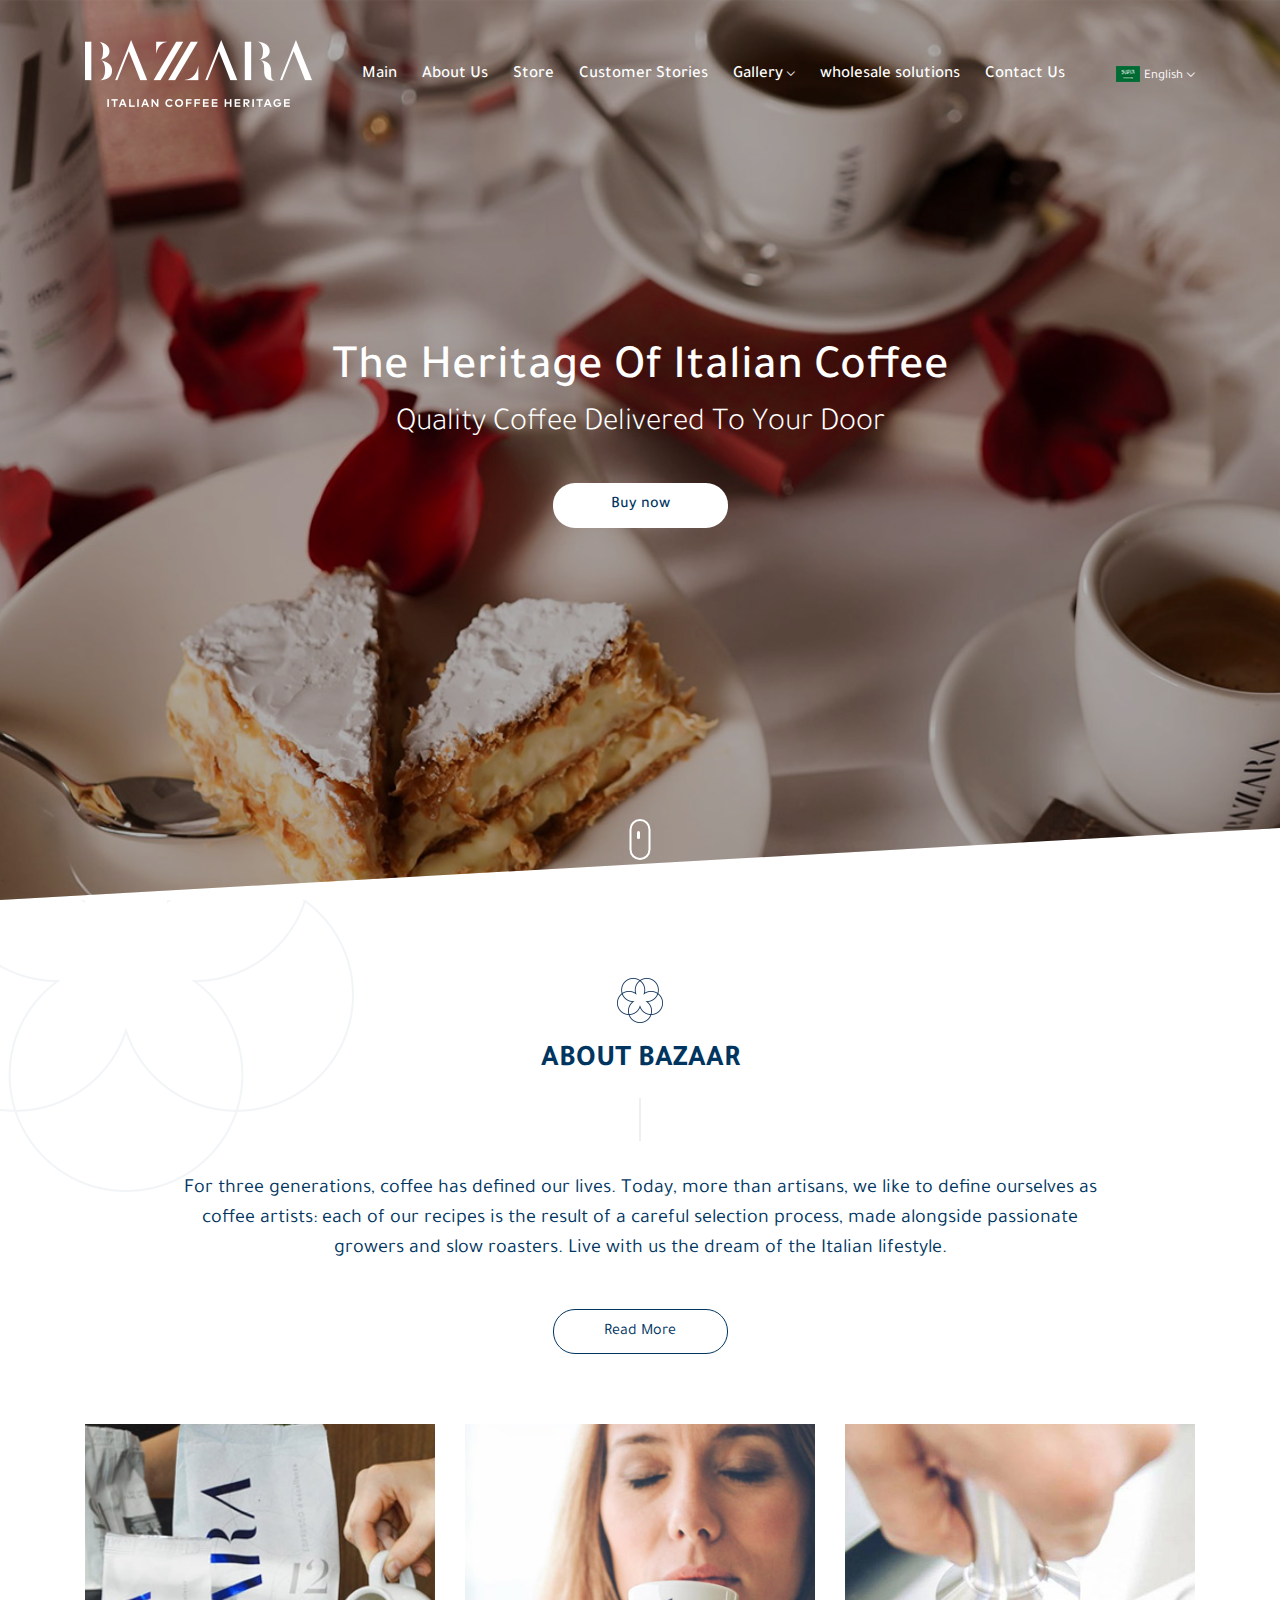
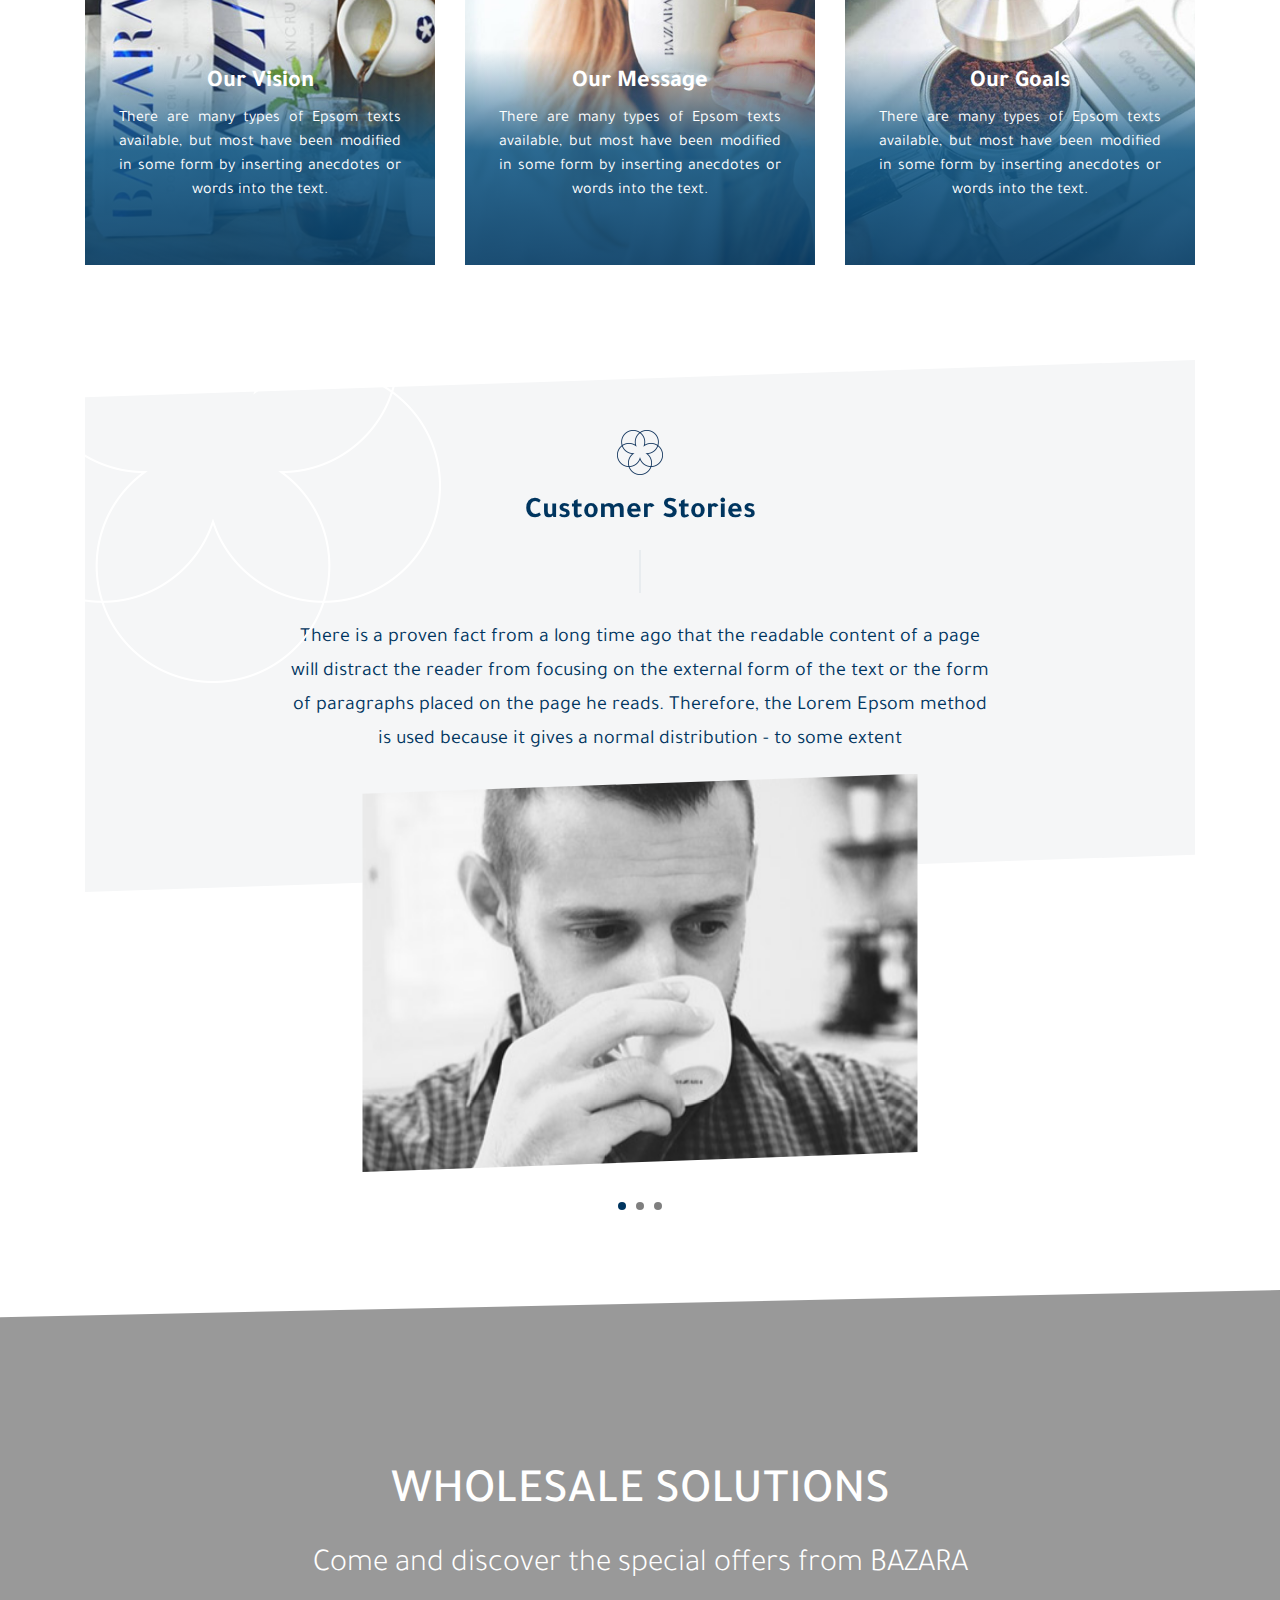
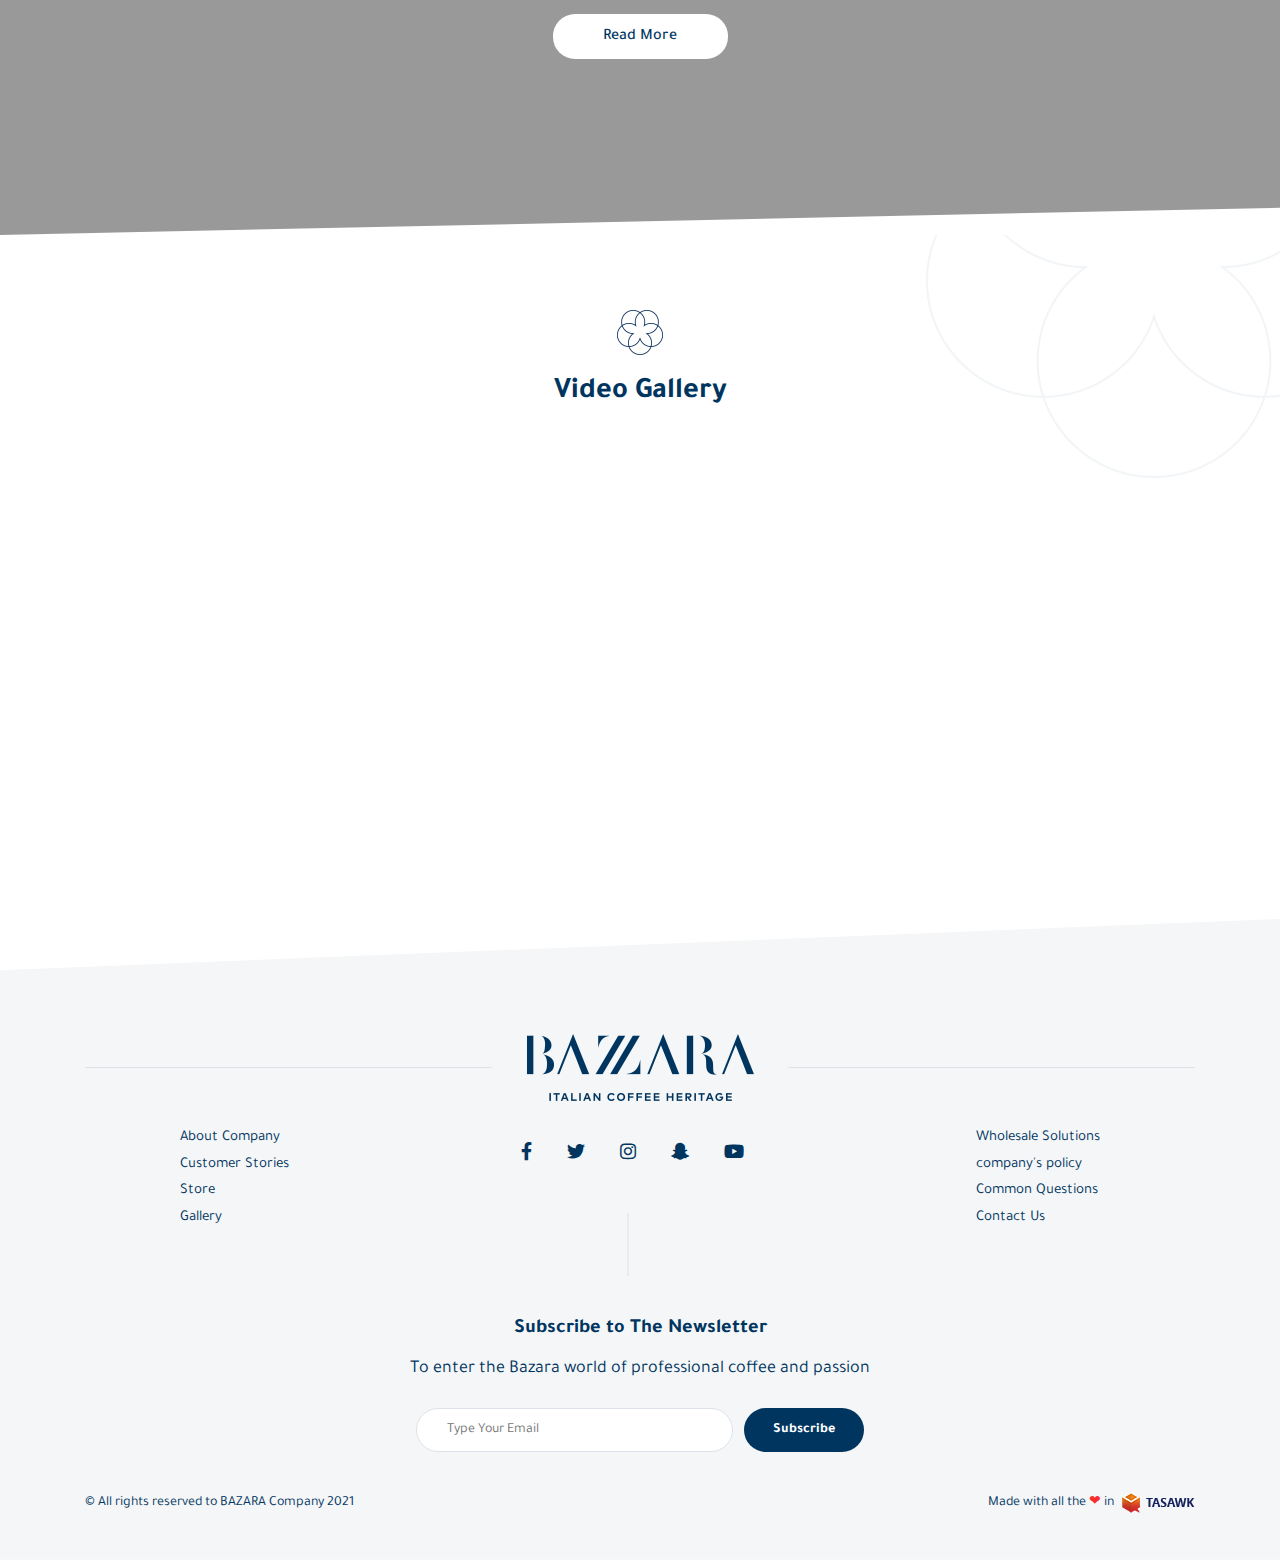
<file: index.html>
<!doctype html>
<html lang="en" dir="ltr">

<head>
    <meta charset="utf-8">
    <meta http-equiv="X-UA-Compatible" content="IE=edge">
    <meta name="viewport" content="width=device-width, initial-scale=1">
    <title>BAZARA</title>
    <link rel="icon" href="images/fav.png" type="image/png">
    <link rel="stylesheet" href="css/all.min.css">
    <link rel="stylesheet" href="css/fontawesome.min.css">
    <link rel="stylesheet" href="css/bootstrap.min.css">
    <link rel="stylesheet" href="css/fonts.css">
    <link rel="stylesheet" href="css/animate.css">
    <link rel="stylesheet" href="css/Linearicons.css">
    <link rel="stylesheet" href="css/swiper.min.css">
    <link rel="stylesheet" href="css/style.css">
</head>

<body>
    <!-- header section -->
    <header>
        <div class="top-header">
            <div class="container">
                <div class="nav-header plus-class">
                    <figure class="img-logo">
                        <a href="#"><img src="images/logo.png" class="img-fluid"></a>
                    </figure>
                    <div class="navgition">
                        <div class="nav-head">
                            <div class="container">
                                <div class="first-head">
                                    <figure><img src="images/logo.png" alt="img-logo"></figure>
                                    <a class="fixall close-btn">
                                        <span class="lnr lnr-cross"></span>
                                    </a>
                                </div>
                            </div>
                        </div>
                        <ul class="big-menu list-unstyled">
                            <li>
                                <a href="#">
                                    Main
                                </a>
                            </li>
                            <li>
                                <a href="#">
                                    About Us
                                </a>
                            </li>
                            <li>
                                <a href="#">
                                    Store
                                </a>
                            </li>
                            <li>
                                <a href="#">
                                    Customer Stories
                                </a>
                            </li>
                            <li class="dropdown">
                                <a href="#">Gallery</a>
                                <ul class="dropdown-content list-unstyled">
                                    <li><a href="#">moka</a></li>
                                    <li><a href="#">moka</a></li>
                                </ul>              
                            </li>
                            <li>
                                <a href="#">
                                    wholesale solutions
                                </a>
                            </li>
                            <li>
                                <a href="#">
                                    Contact Us
                                </a>
                            </li> 
                        </ul>
                        <div class="lang-section hide-big">
                            <img src="images/lang.png" alt="lang-img">
                            <div class="dropdown">
                                <span class="lang-word chevron-down">English</span>
                                <div class="dropdown-content">
                                    <a class="cat-drop" href="index.html">English</a>
                                    <a class="cat-drop" href="index-ar.html">العربيه</a>
                                </div>
                            </div>
                        </div>
                    </div>
                    <div class="show-icons">
                        <a class="menu-bars fixall" id="menu-id" href="#!">
                            <span class="lnr lnr-menu"></span>
                        </a>
                    </div>
                    <div class="lang-section">
                        <img src="images/lang.png" alt="lang-img">
                        <div class="dropdown">
                            <span class="lang-word chevron-down">English</span>
                            <div class="dropdown-content">
                                <a class="cat-drop" href="index.html">English</a>
                                <a class="cat-drop" href="index-ar.html">العربيه</a>
                            </div>
                        </div>
                    </div>
                </div>
            </div>
        </div> 
        <div class="header-caption">
            <figure class="figure-main">
                <img src="images/slider-img.jpg" alt="main-img">
            </figure>
            <div class="main-content">
                <div class="container">
                    <h1 class="main-h">The heritage of Italian coffee</h1>
                    <p class="main-p">Quality coffee delivered to your door</p>
                    <button class="main-button">Buy now</button>
                </div>
            </div>
            <button class="header-scroll-down-butt" id="scroll-to-about-section"></button>            
        </div>
    </header>
    <!-- header section     -->
    <!-- about us section   -->
    <div class="about-section" id="about-us">
        <div class="container">
            <div class="about-us">
                <figure>
                    <img src="images/section-img.png" alt="section-logo">
                </figure>
                <h2 class="about-h">About Bazaar</h2>
                <p class="about-p">
                    For three generations, coffee has defined our lives.
                     Today, more than artisans, we like to define ourselves as coffee artists: 
                     each of our recipes is the result of a careful selection process,
                      made alongside passionate growers and slow roasters.
                     Live with us the dream of the Italian lifestyle.
                <p>
                <button class="about-button">Read More</button>
            </div>
        </div>
    </div>
    <!-- about us section   -->
    <!-- box section -->
    <section class="box-section">
        <div class="container">
            <div class="row">
                <div class="col-lg-4">  
                    <a class="box-link" href="#">
                        <div class="box-cont">
                            <figure class="box-figure">
                                <img class="box-img" alt="box-image" src="images/box-img.jpg">
                            </figure>
                            <div class="box-caption">
                                <h3 class="box-h">Our Vision</h3>
                                <p class="box-p">
                                    There are many types of Epsom texts available, 
                                    but most have been modified in some form by inserting anecdotes or words into the text.
                                </p>
                            </div>
                        </div>
                    </a>                    
                </div>
                <div class="col-lg-4">  
                    <a class="box-link" href="#">
                        <div class="box-cont">
                            <figure class="box-figure">
                                <img class="box-img" alt="box-image" src="images/box-img2.jpg">
                            </figure>
                            <div class="box-caption">
                                <h3 class="box-h">Our Message</h3>
                                <p class="box-p">
                                    There are many types of Epsom texts available, 
                                    but most have been modified in some form by inserting anecdotes or words into the text.
                                </p>
                            </div>
                        </div>
                    </a>                    
                </div>
                <div class="col-lg-4">  
                    <a class="box-link" href="#">
                        <div class="box-cont">
                            <figure class="box-figure">
                                <img class="box-img" alt="box-image" src="images/box-img3.jpg">
                            </figure>
                            <div class="box-caption">
                                <h3 class="box-h">Our Goals</h3>
                                <p class="box-p">
                                    There are many types of Epsom texts available, 
                                    but most have been modified in some form by inserting anecdotes or words into the text.
                                </p>
                            </div>
                        </div>
                    </a>                    
                </div>      
            </div>
        </div>
    </section>
    <!-- box section -->
    <!-- section image-details -->
    <div class="section-details">
        <div class="container">
            <div class="details-container">
                <div class="details-head">
                    <img src="images/section-img.png" class="section-logo" alt="section-logo">
                    <h2 class="details-h">Customer Stories</h2>
                </div>
                <div class="details-slider">
                    <div class="swiper-container">
                        <div class="swiper-wrapper">
                            <div class="swiper-slide">            
                                <div class="details-box">
                                    <div class="details-cont">
                                        <span class="details-span">
                                            There is a proven fact from a long time ago that the readable content of a page will 
                                            distract the reader from focusing on the external form of the text or the form of paragraphs placed on the page he reads. Therefore, 
                                            the Lorem Epsom method is used because it gives a normal distribution - to some extent
                                        </span>
                                    </div>
                                    <div class="details-aspect">
                                        <div class="image-details">
                                            <img src="images/sliders-img.jpg" class="thumbnailll" alt="image">
                                        </div>
                                    </div>
                                </div>
                            </div>  
                            <div class="swiper-slide">            
                                <div class="details-box">
                                    <div class="details-cont">
                                        <span class="details-span">
                                            There is a proven fact from a long time ago that the readable content of a page will 
                                            distract the reader from focusing on the external form of the text or the form of paragraphs placed on the page he reads. Therefore, 
                                            the Lorem Epsom method is used because it gives a normal distribution - to some extent
                                        </span>
                                    </div>
                                    <div class="details-aspect">
                                        <div class="image-details">
                                            <img src="images/sliders-img.jpg" class="thumbnailll" alt="image">
                                        </div>
                                    </div>
                                </div>
                            </div>
                            <div class="swiper-slide">            
                                <div class="details-box">
                                    <div class="details-cont">
                                        <span class="details-span">
                                            There is a proven fact from a long time ago that the readable content of a page will 
                                            distract the reader from focusing on the external form of the text or the form of paragraphs placed on the page he reads. Therefore, 
                                            the Lorem Epsom method is used because it gives a normal distribution - to some extent
                                        </span>
                                    </div>
                                    <div class="details-aspect">
                                        <div class="image-details">
                                            <img src="images/sliders-img.jpg" class="thumbnailll" alt="image">
                                        </div>
                                    </div>
                                </div>
                            </div>    
                        </div>
                    </div>
                    <div class="swiper-pagination"></div>
                </div> 
            </div>                
        </div>
    </div>
    <!-- section image-details -->
    <!-- big-image section -->
    <section>
        <div class="big-image" style="background-image: url('images/big-img.jpg')">
            <div class="container">
                <div class="big-cont">
                    <h2 class="big-h">Wholesale solutions</h2>
                    <p class="big-p">Come and discover the special offers from BAZARA</p>
                    <button class="big-button">Read More</button>
                </div>
            </div>
        </div>       
    </section>
    <!-- big-image section -->  
    <!-- video-section    -->
    <section class="video-section">
        <div class="container">
            <div class="video-cont">
                <figure>
                    <img src="images/section-img.png" alt="section-logo">
                </figure>
                <h2 class="video-h">Video Gallery</h2>
            </div>
            <div class="specials-slider products-slider wow fadeIn" data-wow-delay="0.2s">
                <div class="swiper-container">
                  <div class="swiper-wrapper">
                    <div class="swiper-slide">
                      <div class="product">
                        <a href="#!" class="pro-img">
                          <img src="images/vid-1.jpg" class="img-responsive">
                        </a>
                        <span class="hint">
                          <i class="fas fa-play"></i>
                        </span>
                      </div>
                    </div>
                    <div class="swiper-slide">
                      <div class="product">
                        <a href="#!" class="pro-img">
                          <img src="images/vid-2.jpg" class="img-responsive">
                        </a>
                        <span class="hint">
                          <i class="fas fa-play"></i>
                        </span>
                      </div>
                    </div>
                    <div class="swiper-slide">
                      <div class="product">
                        <a href="#!" class="pro-img">
                          <img src="images/vid-3.jpg" class="img-responsive">
                        </a>
                        <span class="hint">
                          <i class="fas fa-play"></i>
                        </span>
                      </div>
                    </div>
                    <div class="swiper-slide">
                      <div class="product">
                        <a href="#!" class="pro-img">
                          <img src="images/vid-1.jpg" class="img-responsive">
                        </a>
                        <span class="hint">
                          <i class="fas fa-play"></i>
                        </span>
                      </div>
                    </div>
                  </div>
                </div>
        
                <div class="swiper-pagination"></div>
        
                <div class="swiper-btn-next swiper-btn"><span class="lnr lnr-chevron-left"></span></div>
                <div class="swiper-btn-prev swiper-btn"><span class="lnr lnr-chevron-right"></span></div>
              </div>
        </div>
    </section>
    <!-- video-section    -->
    <!-- footer section -->
    <footer>
        <div class="container">
            <div class="first-footer">
                <img src="images/logo.png" alt="footer-logo" class="img-fluid">
            </div>  
            <div class="second-footer">
                <div class="nav-foot-cont first-order">
                    <ul class="nav-foot list-unstyled">
                        <li>
                            <a href="#">About Company</a>
                        </li>
                        <li>
                            <a href="#">Customer Stories</a>
                        </li>
                        <li>
                            <a href="#">Store</a>
                        </li>
                        <li>
                            <a href="#">Gallery</a>
                        </li>
                    </ul>
                </div>
                <div class="social">
                    <a href="#" class="social-link">
                        <i class="fab fa-facebook-f"></i>
                    </a>
                    <a href="#" class="social-link">
                        <i class="fab fa-twitter"></i>
                    </a>
                    <a href="#" class="social-link">
                        <i class="fab fa-instagram"></i>
                    </a>
                    <a href="#" class="social-link">
                        <i class="fab fa-snapchat-ghost"></i>
                    </a>
                    <a href="#" class="social-link">
                        <i class="fab fa-youtube"></i>
                    </a>
                </div>
                <div class="nav-foot-cont second-order">
                    <ul class="nav-foot list-unstyled">
                        <li>
                            <a href="#">Wholesale Solutions</a>
                        </li>
                        <li>
                            <a href="#">company's policy</a>
                        </li>
                        <li>
                            <a href="#">Common Questions</a>
                        </li>
                        <li>
                            <a href="#">Contact Us</a>
                        </li>
                    </ul>
                </div>
            </div>
            <div class="newsletter">
                <h3 class="news-h">Subscribe to The Newsletter</h3>
                <span class="news-p">To enter the Bazara world of professional coffee and passion</span>
                <form action="">
                    <input type="email" name="txtemail" value="" class="newsletter-input"placeholder="Type Your Email">
                    <button type="submit" class="newsletter-button">Subscribe</button>
                </form>
            </div> 
            <div class="third-footer">
                <div class="copy-right"> © All rights reserved to BAZARA Company 2021 </div>
                <span class="design-text"><span class="desgin-p">Made with all the <span class="red-heart">&#x2764;</span> in </span>
                    <a href="#"><img src="images/tasawk-en.png" class="taswak" alt="taswak"></a>
                </span>
            </div>  
        </div>
    </footer>            

    <!-- footer section -->
    <!-- overlay -->
    <div class="overlay-box"></div>
    <div class="overlay-box2"></div>
    <!-- overlay -->
    <script src="js/jquery-3.4.1.min.js"></script>
    <script src="js/bootstrap.min.js"></script>
    <script src="js/swiper.min.js"></script>
    <script src="js/simpleParallax.js"></script>
    <script src="js/wow.min.js"></script>
    <script src="js/script.js"></script>

</body>

</html>
</file>
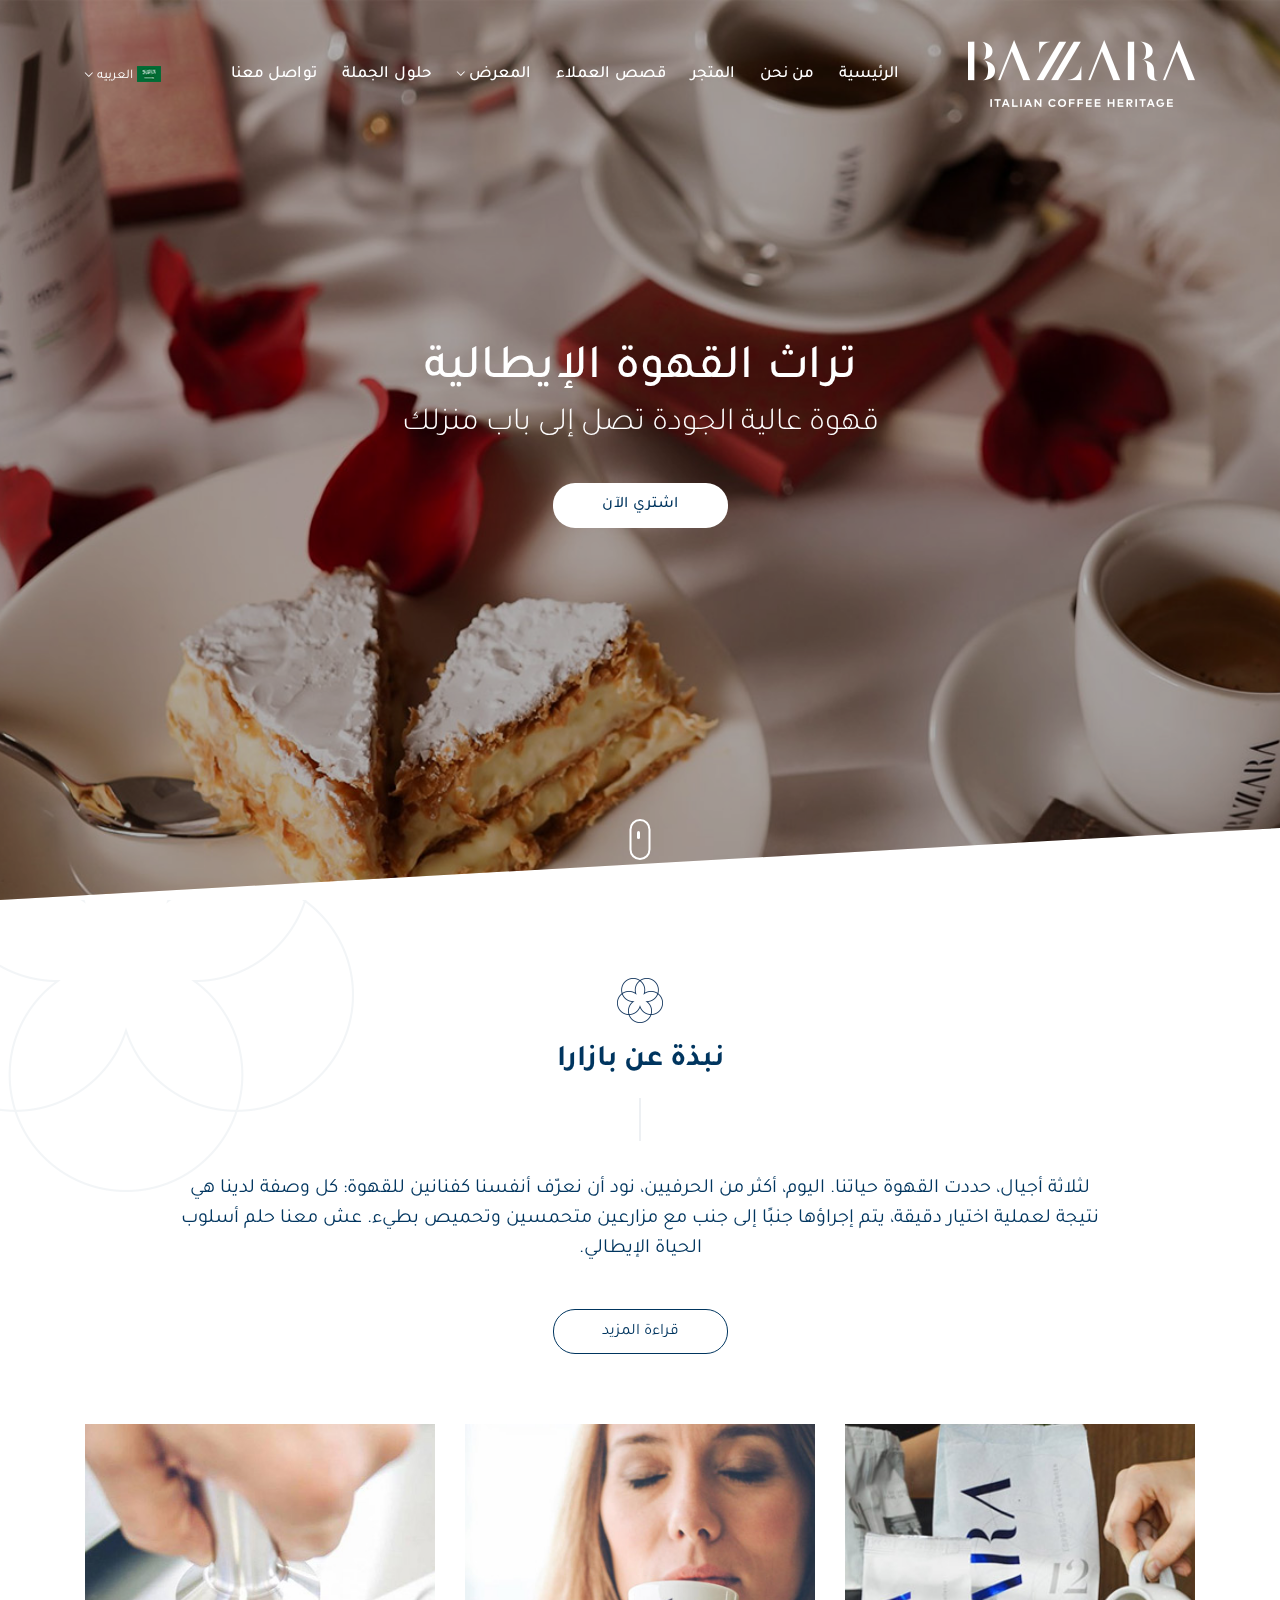
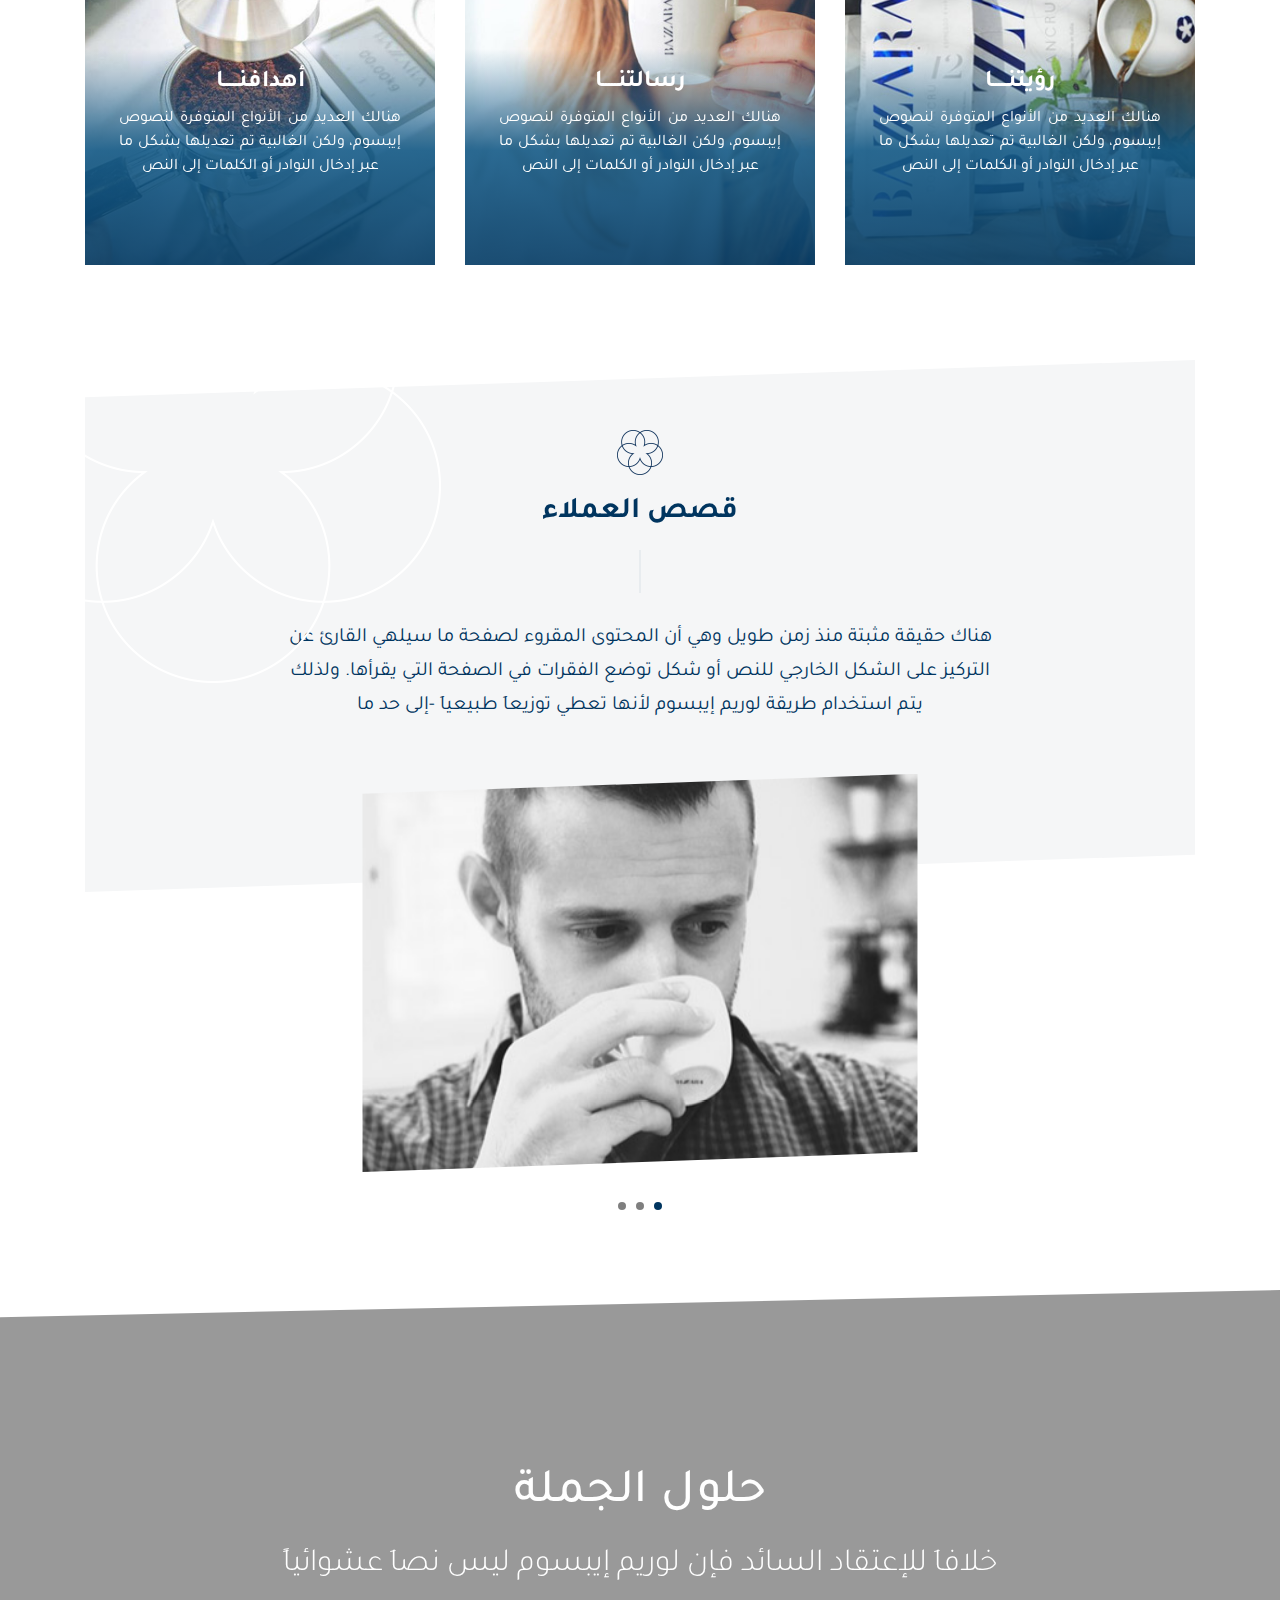
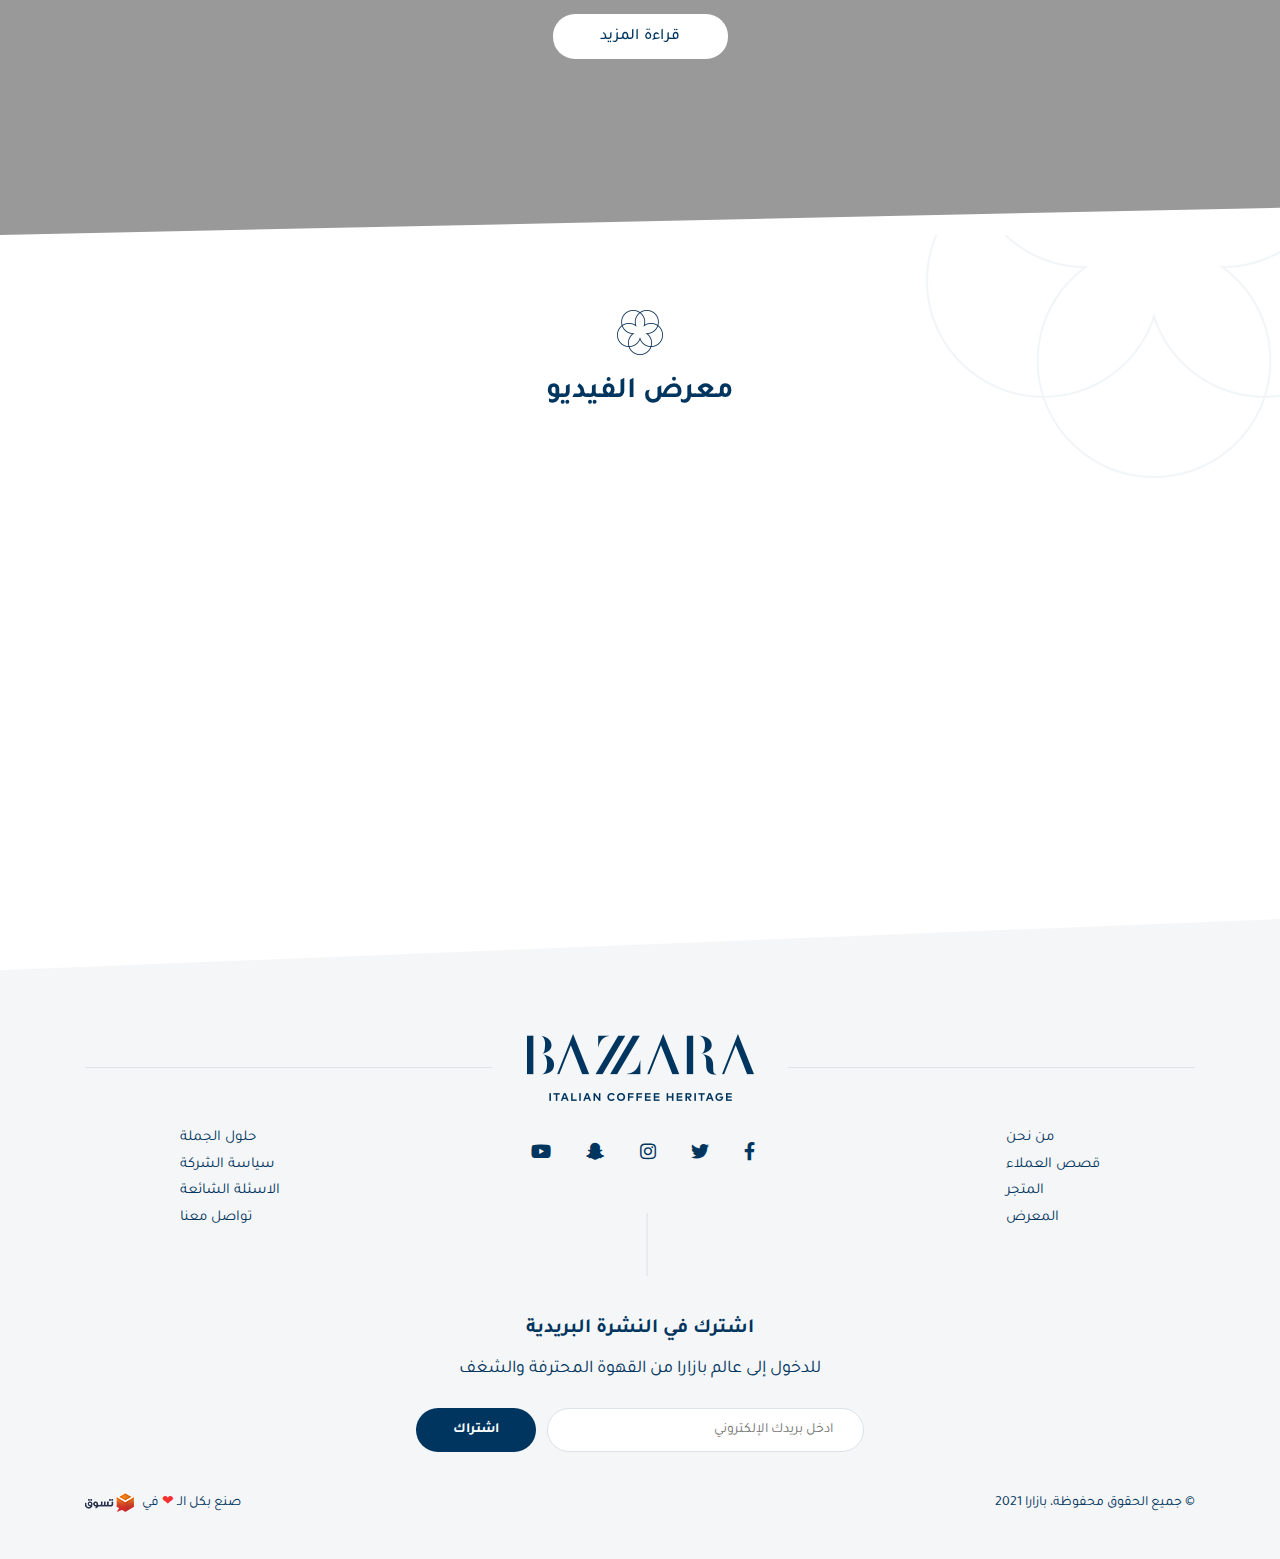
<file: index-ar.html>
<!doctype html>
<html lang="ar" dir="rtl">

<head>
    <meta charset="utf-8">
    <meta http-equiv="X-UA-Compatible" content="IE=edge">
    <meta name="viewport" content="width=device-width, initial-scale=1">
    <title>BAZARA</title>
    <link rel="icon" href="images/fav.png" type="image/png">
    <link rel="stylesheet" href="css/all.min.css">
    <link rel="stylesheet" href="css/fontawesome.min.css">
    <link rel="stylesheet" href="css/bootstrap.min.css">
    <link rel="stylesheet" href="css/bootstrap-rtl.min.css">
    <link rel="stylesheet" href="css/fonts.css">
    <link rel="stylesheet" href="css/animate.css">
    <link rel="stylesheet" href="css/Linearicons.css">
    <link rel="stylesheet" href="css/swiper.min.css">
    <link rel="stylesheet" href="css/style.css">
</head>

<body>
    <!-- header section -->
    <header>
        <div class="top-header">
            <div class="container">
                <div class="nav-header plus-class">
                    <figure class="img-logo">
                        <a href="#"><img src="images/logo.png" class="img-fluid"></a>
                    </figure>
                    <div class="navgition">
                        <div class="nav-head">
                            <div class="container">
                                <div class="first-head">
                                    <figure><img src="images/logo.png" alt="img-logo"></figure>
                                    <a class="fixall close-btn">
                                        <span class="lnr lnr-cross"></span>
                                    </a>
                                </div>
                            </div>
                        </div>
                        <ul class="big-menu list-unstyled">
                            <li>
                                <a href="#">
                                    الرئيسية
                                </a>
                            </li>
                            <li>
                                <a href="#">
                                    من نحن
                                </a>
                            </li>
                            <li>
                                <a href="#">
                                    المتجر
                                </a>
                            </li>
                            <li>
                                <a href="#">
                                    قصص العملاء
                                </a>
                            </li>
                            <li class="dropdown">
                                <a href="#">المعرض</a>
                                <ul class="dropdown-content list-unstyled">
                                    <li><a href="#">moka</a></li>
                                    <li><a href="#">moka</a></li>
                                </ul>              
                            </li>
                            <li>
                                <a href="#">
                                    حلول الجملة
                                </a>
                            </li>
                            <li>
                                <a href="#">
                                    تواصل معنا
                                </a>
                            </li>  
                        </ul>
                        <div class="lang-section hide-big">
                            <img src="images/lang.png" alt="lang-img">
                            <div class="dropdown">
                                <span class="lang-word chevron-down">العربيه</span>
                                <div class="dropdown-content">
                                    <a class="cat-drop" href="index-ar.html">العربيه</a>
                                    <a class="cat-drop" href="index.html">ُEnglish</a>
                                </div>
                            </div>
                        </div>
                    </div>
                    <div class="show-icons">
                        <a class="menu-bars fixall" id="menu-id" href="#!">
                            <span class="lnr lnr-menu"></span>
                        </a>
                    </div>
                    <div class="lang-section">
                        <img src="images/lang.png" alt="lang-img">
                        <div class="dropdown">
                            <span class="lang-word chevron-down">العربيه</span>
                            <div class="dropdown-content">
                                <a class="cat-drop" href="index-ar.html">العربيه</a>
                                <a class="cat-drop" href="index.html">English</a>
                            </div>
                        </div>
                    </div>
                </div>
            </div>
        </div> 
        <div class="header-caption">
            <figure class="figure-main">
                <img src="images/slider-img.jpg" alt="main-img">
            </figure>
            <div class="main-content">
                <div class="container">
                    <h1 class="main-h">تراث القهوة الإيطالية</h1>
                    <p class="main-p">قهوة عالية الجودة تصل إلى باب منزلك</p>
                    <button class="main-button">اشتري الآن</button>
                </div>
            </div>
            <button class="header-scroll-down-butt" id="scroll-to-about-section"></button>            
        </div>
    </header>
    <!-- header section     -->
    <!-- about us section   -->
    <div class="about-section" id="about-us">
        <div class="container">
            <div class="about-us">
                <figure>
                    <img src="images/section-img.png" alt="section-logo">
                </figure>
                <h2 class="about-h">نبذة عن بازارا</h2>
                <p class="about-p">
                    لثلاثة أجيال، حددت القهوة حياتنا. اليوم، أكثر من الحرفيين،
                     نود أن نعرّف أنفسنا كفنانين للقهوة: كل وصفة لدينا هي نتيجة لعملية اختيار دقيقة، يتم إجراؤها جنبًا إلى جنب مع مزارعين متحمسين وتحميص بطيء. عش معنا حلم أسلوب الحياة الإيطالي.
                <p>
                <button class="about-button">قراءة المزيد</button>
            </div>
        </div>
    </div>
    <!-- about us section   -->
    <!-- box section -->
    <section class="box-section">
        <div class="container">
            <div class="row">
                <div class="col-lg-4">  
                    <a class="box-link" href="#">
                        <div class="box-cont">
                            <figure class="box-figure">
                                <img class="box-img" alt="box-image" src="images/box-img.jpg">
                            </figure>
                            <div class="box-caption">
                                <h3 class="box-h">رؤيتنـــــا</h3>
                                <p class="box-p">
                                    هنالك العديد من الأنواع المتوفرة لنصوص إيبسوم،
                                     ولكن الغالبية تم تعديلها بشكل ما عبر إدخال النوادر أو الكلمات إلى النص
                                </p>
                            </div>
                        </div>
                    </a>                    
                </div>
                <div class="col-lg-4">  
                    <a class="box-link" href="#">
                        <div class="box-cont">
                            <figure class="box-figure">
                                <img class="box-img" alt="box-image" src="images/box-img2.jpg">
                            </figure>
                            <div class="box-caption">
                                <h3 class="box-h">رسالتنـــــا</h3>
                                <p class="box-p">
                                    هنالك العديد من الأنواع المتوفرة لنصوص إيبسوم،
                                     ولكن الغالبية تم تعديلها بشكل ما عبر إدخال النوادر أو الكلمات إلى النص
                                </p>
                            </div>
                        </div>
                    </a>                    
                </div>
                <div class="col-lg-4">  
                    <a class="box-link" href="#">
                        <div class="box-cont">
                            <figure class="box-figure">
                                <img class="box-img" alt="box-image" src="images/box-img3.jpg">
                            </figure>
                            <div class="box-caption">
                                <h3 class="box-h">أهدافنـــــا</h3>
                                <p class="box-p">
                                    هنالك العديد من الأنواع المتوفرة لنصوص إيبسوم،
                                     ولكن الغالبية تم تعديلها بشكل ما عبر إدخال النوادر أو الكلمات إلى النص
                                </p>
                            </div>
                        </div>
                    </a>                    
                </div>      
            </div>
        </div>
    </section>
    <!-- box section -->
    <!-- section image-details -->
    <div class="section-details">
        <div class="container">
            <div class="details-container">
                <div class="details-head">
                    <img src="images/section-img.png" class="section-logo" alt="section-logo">
                    <h2 class="details-h">قصص العملاء</h2>
                </div>
                <div class="details-slider">
                    <div class="swiper-container">
                        <div class="swiper-wrapper">
                            <div class="swiper-slide">            
                                <div class="details-box">
                                    <div class="details-cont">
                                        <span class="details-span">
                                            هناك حقيقة مثبتة منذ زمن طويل وهي أن المحتوى المقروء لصفحة ما سيلهي القارئ عن التركيز على الشكل الخارجي للنص أو شكل توضع الفقرات في الصفحة التي يقرأها.
                                             ولذلك يتم استخدام طريقة لوريم إيبسوم لأنها تعطي توزيعاَ طبيعياَ -إلى حد ما
                                        </span>
                                    </div>
                                    <div class="details-aspect">
                                        <div class="image-details">
                                            <img src="images/sliders-img.jpg" class="thumbnailll" alt="image">
                                        </div>
                                    </div>
                                </div>
                            </div>  
                            <div class="swiper-slide">            
                                <div class="details-box">
                                    <div class="details-cont">
                                        <span class="details-span">
                                            هناك حقيقة مثبتة منذ زمن طويل وهي أن المحتوى المقروء لصفحة ما سيلهي القارئ عن التركيز على الشكل الخارجي للنص أو شكل توضع الفقرات في الصفحة التي يقرأها.
                                             ولذلك يتم استخدام طريقة لوريم إيبسوم لأنها تعطي توزيعاَ طبيعياَ -إلى حد ما
                                        </span>
                                    </div>
                                    <div class="details-aspect">
                                        <div class="image-details">
                                            <img src="images/sliders-img.jpg" class="thumbnailll" alt="image">
                                        </div>
                                    </div>
                                </div>
                            </div>
                            <div class="swiper-slide">            
                                <div class="details-box">
                                    <div class="details-cont">
                                        <span class="details-span">
                                            هناك حقيقة مثبتة منذ زمن طويل وهي أن المحتوى المقروء لصفحة ما سيلهي القارئ عن التركيز على الشكل الخارجي للنص أو شكل توضع الفقرات في الصفحة التي يقرأها.
                                             ولذلك يتم استخدام طريقة لوريم إيبسوم لأنها تعطي توزيعاَ طبيعياَ -إلى حد ما
                                        </span>
                                    </div>
                                    <div class="details-aspect">
                                        <div class="image-details">
                                            <img src="images/sliders-img.jpg" class="thumbnailll" alt="image">
                                        </div>
                                    </div>
                                </div>
                            </div>    
                        </div>
                    </div>
                    <div class="swiper-pagination"></div>
                </div>
            </div>            
        </div>
    </div>
    <!-- section image-details -->
    <!-- big-image section -->
    <section>
        <div class="big-image" style="background-image: url('images/big-img.jpg')">
            <div class="container">
                <div class="big-cont">
                    <h2 class="big-h">حلول الجملة</h2>
                    <p class="big-p">خلافاَ للإعتقاد السائد فإن لوريم إيبسوم ليس نصاَ عشوائياً</p>
                    <button class="big-button">قراءة المزيد</button>
                </div>
            </div>
        </div>       
    </section>
    <!-- big-image section -->  
    <!-- video-section    -->
    <section class="video-section">
        <div class="container">
            <div class="video-cont">
                <figure>
                    <img src="images/section-img.png" alt="section-logo">
                </figure>
                <h2 class="video-h">معرض الفيديو</h2>
            </div>
            <div class="specials-slider products-slider wow fadeIn" data-wow-delay="0.2s">
                <div class="swiper-container">
                  <div class="swiper-wrapper">
                    <div class="swiper-slide">
                      <div class="product">
                        <a href="#!" class="pro-img">
                          <img src="images/vid-1.jpg" class="img-responsive">
                        </a>
                        <span class="hint">
                          <i class="fas fa-play"></i>
                        </span>
                      </div>
                    </div>
                    <div class="swiper-slide">
                      <div class="product">
                        <a href="#!" class="pro-img">
                          <img src="images/vid-2.jpg" class="img-responsive">
                        </a>
                        <span class="hint">
                          <i class="fas fa-play"></i>
                        </span>
                      </div>
                    </div>
                    <div class="swiper-slide">
                      <div class="product">
                        <a href="#!" class="pro-img">
                          <img src="images/vid-3.jpg" class="img-responsive">
                        </a>
                        <span class="hint">
                          <i class="fas fa-play"></i>
                        </span>
                      </div>
                    </div>
                    <div class="swiper-slide">
                      <div class="product">
                        <a href="#!" class="pro-img">
                          <img src="images/vid-1.jpg" class="img-responsive">
                        </a>
                        <span class="hint">
                          <i class="fas fa-play"></i>
                        </span>
                      </div>
                    </div>
                  </div>
                </div>
        
                <div class="swiper-pagination"></div>
        
                <div class="swiper-btn-next swiper-btn"><span class="lnr lnr-chevron-left"></span></div>
                <div class="swiper-btn-prev swiper-btn"><span class="lnr lnr-chevron-right"></span></div>
              </div>
        </div>
    </section>
    <!-- video-section    -->
    <!-- footer section -->
    <footer>
        <div class="container">
            <div class="first-footer">
                <img src="images/logo.png" alt="footer-logo" class="img-fluid">
            </div>  
            <div class="second-footer">
                <div class="nav-foot-cont first-order">
                    <ul class="nav-foot list-unstyled">
                        <li>
                            <a href="#">من نحن</a>
                        </li>
                        <li>
                            <a href="#">قصص العملاء</a>
                        </li>
                        <li>
                            <a href="#">المتجر</a>
                        </li>
                        <li>
                            <a href="#">المعرض</a>
                        </li>
                    </ul>
                </div>
                <div class="social">
                    <a href="#" class="social-link">
                        <i class="fab fa-facebook-f"></i>
                    </a>
                    <a href="#" class="social-link">
                        <i class="fab fa-twitter"></i>
                    </a>
                    <a href="#" class="social-link">
                        <i class="fab fa-instagram"></i>
                    </a>
                    <a href="#" class="social-link">
                        <i class="fab fa-snapchat-ghost"></i>
                    </a>
                    <a href="#" class="social-link">
                        <i class="fab fa-youtube"></i>
                    </a>
                </div>
                <div class="nav-foot-cont second-order">
                    <ul class="nav-foot list-unstyled">
                        <li>
                            <a href="#">حلول الجملة</a>
                        </li>
                        <li>
                            <a href="#">سياسة الشركة</a>
                        </li>
                        <li>
                            <a href="#">الاسئلة الشائعة</a>
                        </li>
                        <li>
                            <a href="#">تواصل معنا</a>
                        </li>
                    </ul>
                </div>
            </div>
            <div class="newsletter">
                <h3 class="news-h">اشترك في النشرة البريدية</h3>
                <span class="news-p">للدخول إلى عالم بازارا من القهوة المحترفة والشغف</span>
                <form action="">
                    <input type="email" name="txtemail" value="" class="newsletter-input"placeholder="ادخل بريدك الإلكتروني">
                    <button type="submit" class="newsletter-button">اشتراك</button>
                </form>
            </div> 
            <div class="third-footer">
                <div class="copy-right"> © جميع الحقوق محفوظة، بازارا 2021 </div>
                <span class="design-text"><span class="desgin-p">صنع بكل الـ <span class="red-heart">&#x2764;</span> في </span>
                    <a href="#"><img src="images/tasawk.png" class="taswak" alt="taswak"></a>
                </span>
            </div>  
        </div>
    </footer>            

    <!-- footer section -->
    <!-- overlay -->
    <div class="overlay-box"></div>
    <div class="overlay-box2"></div>
    <!-- overlay -->
    <script src="js/jquery-3.4.1.min.js"></script>
    <script src="js/bootstrap.min.js"></script>
    <script src="js/swiper.min.js"></script>
    <script src="js/simpleParallax.js"></script>
    <script src="js/wow.min.js"></script>
    <script src="js/script.js"></script>

</body>

</html>
</file>
<file: css/fonts.css>
@font-face {
    font-family: "TajawalExtraLight";
    src: url("../webfonts/Tajawal/Tajawal-ExtraLight.woff2") format("woff2"), url("../webfonts/Tajawal/Tajawal-ExtraLight.woff") format("woff"), url("../webfonts/Tajawal/Tajawal-ExtraLight.ttf") format("truetype");
    font-weight: 200;
    font-style: normal;
}

@font-face {
    font-family: "TajawalLight";
    src: url("../webfonts/Tajawal/Tajawal-Light.woff2") format("woff2"), url("../webfonts/Tajawal/Tajawal-Light.woff") format("woff"), url("../webfonts/Tajawal/Tajawal-Light.ttf") format("truetype");
    font-weight: 300;
    font-style: normal;
}

@font-face {
    font-family: "TajawalRegular";
    src: url("../webfonts/Tajawal/Tajawal-Regular.woff2") format("woff2"), url("../webfonts/Tajawal/Tajawal-Regular.woff") format("woff"), url("../webfonts/Tajawal/Tajawal-Regular.ttf") format("truetype");
    font-weight: 400;
    font-style: normal;
}

@font-face {
    font-family: "TajawalMedium";
    src: url("../webfonts/Tajawal/Tajawal-Medium.woff2") format("woff2"), url("../webfonts/Tajawal/Tajawal-Medium.woff") format("woff"), url("../webfonts/Tajawal/Tajawal-Medium.ttf") format("truetype");
    font-weight: 500;
    font-style: normal;
}

@font-face {
    font-family: "TajawalBold";
    src: url("../webfonts/Tajawal/Tajawal-Bold.woff2") format("woff2"), url("../webfonts/Tajawal/Tajawal-Bold.woff") format("woff"), url("../webfonts/Tajawal/Tajawal-Bold.ttf") format("truetype");
    font-weight: 700;
    font-style: normal;
}

@font-face {
    font-family: "TajawalExtraBold";
    src: url("../webfonts/Tajawal/Tajawal-ExtraBold.woff2") format("woff2"), url("../webfonts/Tajawal/Tajawal-ExtraBold.woff") format("woff"), url("../webfonts/Tajawal/Tajawal-ExtraBold.ttf") format("truetype");
    font-weight: 800;
    font-style: normal;
}

@font-face {
    font-family: "TajawalBlack";
    src: url("../webfonts/Tajawal/Tajawal-Black.woff2") format("woff2"), url("../webfonts/Tajawal/Tajawal-Black.woff") format("woff"), url("../webfonts/Tajawal/Tajawal-Black.ttf") format("truetype");
    font-weight: 900;
    font-style: normal;
}
</file>
<file: css/Linearicons.css>
@font-face {
	font-family: 'Linearicons-Free';
	 src: url('../webfonts/Linearicons/Linearicons-Free.eot?w118d');
     src: url('../webfonts/Linearicons/Linearicons-Free.eot?#iefixw118d') format('embedded-opentype'),
          url('../webfonts/Linearicons/Linearicons-Free.woff2?w118d') format('woff2'),
          url('../webfonts/Linearicons/Linearicons-Free.woff?w118d') format('woff'), url('../webfonts/Linearicons/Linearicons-Free.ttf?w118d')             format('truetype'), 
          url('../webfonts/Linearicons/Linearicons-Free.svg?w118d#Linearicons-Free') format('svg');;
	font-weight: normal;
	font-style: normal;
}

.lnr {
	font-family: 'Linearicons-Free';
	speak: none;
	font-style: normal;
	font-weight: normal;
	font-variant: normal;
	text-transform: none;
	line-height: 1;

	/* Better Font Rendering =========== */
	-webkit-font-smoothing: antialiased;
	-moz-osx-font-smoothing: grayscale;
}

.lnr-home:before {
	content: "\e800";
}
.lnr-apartment:before {
	content: "\e801";
}
.lnr-pencil:before {
	content: "\e802";
}
.lnr-magic-wand:before {
	content: "\e803";
}
.lnr-drop:before {
	content: "\e804";
}
.lnr-lighter:before {
	content: "\e805";
}
.lnr-poop:before {
	content: "\e806";
}
.lnr-sun:before {
	content: "\e807";
}
.lnr-moon:before {
	content: "\e808";
}
.lnr-cloud:before {
	content: "\e809";
}
.lnr-cloud-upload:before {
	content: "\e80a";
}
.lnr-cloud-download:before {
	content: "\e80b";
}
.lnr-cloud-sync:before {
	content: "\e80c";
}
.lnr-cloud-check:before {
	content: "\e80d";
}
.lnr-database:before {
	content: "\e80e";
}
.lnr-lock:before {
	content: "\e80f";
}
.lnr-cog:before {
	content: "\e810";
}
.lnr-trash:before {
	content: "\e811";
}
.lnr-dice:before {
	content: "\e812";
}
.lnr-heart:before {
	content: "\e813";
}
.lnr-star:before {
	content: "\e814";
}
.lnr-star-half:before {
	content: "\e815";
}
.lnr-star-empty:before {
	content: "\e816";
}
.lnr-flag:before {
	content: "\e817";
}
.lnr-envelope:before {
	content: "\e818";
}
.lnr-paperclip:before {
	content: "\e819";
}
.lnr-inbox:before {
	content: "\e81a";
}
.lnr-eye:before {
	content: "\e81b";
}
.lnr-printer:before {
	content: "\e81c";
}
.lnr-file-empty:before {
	content: "\e81d";
}
.lnr-file-add:before {
	content: "\e81e";
}
.lnr-enter:before {
	content: "\e81f";
}
.lnr-exit:before {
	content: "\e820";
}
.lnr-graduation-hat:before {
	content: "\e821";
}
.lnr-license:before {
	content: "\e822";
}
.lnr-music-note:before {
	content: "\e823";
}
.lnr-film-play:before {
	content: "\e824";
}
.lnr-camera-video:before {
	content: "\e825";
}
.lnr-camera:before {
	content: "\e826";
}
.lnr-picture:before {
	content: "\e827";
}
.lnr-book:before {
	content: "\e828";
}
.lnr-bookmark:before {
	content: "\e829";
}
.lnr-user:before {
	content: "\e82a";
}
.lnr-users:before {
	content: "\e82b";
}
.lnr-shirt:before {
	content: "\e82c";
}
.lnr-store:before {
	content: "\e82d";
}
.lnr-cart:before {
	content: "\e82e";
}
.lnr-tag:before {
	content: "\e82f";
}
.lnr-phone-handset:before {
	content: "\e830";
}
.lnr-phone:before {
	content: "\e831";
}
.lnr-pushpin:before {
	content: "\e832";
}
.lnr-map-marker:before {
	content: "\e833";
}
.lnr-map:before {
	content: "\e834";
}
.lnr-location:before {
	content: "\e835";
}
.lnr-calendar-full:before {
	content: "\e836";
}
.lnr-keyboard:before {
	content: "\e837";
}
.lnr-spell-check:before {
	content: "\e838";
}
.lnr-screen:before {
	content: "\e839";
}
.lnr-smartphone:before {
	content: "\e83a";
}
.lnr-tablet:before {
	content: "\e83b";
}
.lnr-laptop:before {
	content: "\e83c";
}
.lnr-laptop-phone:before {
	content: "\e83d";
}
.lnr-power-switch:before {
	content: "\e83e";
}
.lnr-bubble:before {
	content: "\e83f";
}
.lnr-heart-pulse:before {
	content: "\e840";
}
.lnr-construction:before {
	content: "\e841";
}
.lnr-pie-chart:before {
	content: "\e842";
}
.lnr-chart-bars:before {
	content: "\e843";
}
.lnr-gift:before {
	content: "\e844";
}
.lnr-diamond:before {
	content: "\e845";
}
.lnr-linearicons:before {
	content: "\e846";
}
.lnr-dinner:before {
	content: "\e847";
}
.lnr-coffee-cup:before {
	content: "\e848";
}
.lnr-leaf:before {
	content: "\e849";
}
.lnr-paw:before {
	content: "\e84a";
}
.lnr-rocket:before {
	content: "\e84b";
}
.lnr-briefcase:before {
	content: "\e84c";
}
.lnr-bus:before {
	content: "\e84d";
}
.lnr-car:before {
	content: "\e84e";
}
.lnr-train:before {
	content: "\e84f";
}
.lnr-bicycle:before {
	content: "\e850";
}
.lnr-wheelchair:before {
	content: "\e851";
}
.lnr-select:before {
	content: "\e852";
}
.lnr-earth:before {
	content: "\e853";
}
.lnr-smile:before {
	content: "\e854";
}
.lnr-sad:before {
	content: "\e855";
}
.lnr-neutral:before {
	content: "\e856";
}
.lnr-mustache:before {
	content: "\e857";
}
.lnr-alarm:before {
	content: "\e858";
}
.lnr-bullhorn:before {
	content: "\e859";
}
.lnr-volume-high:before {
	content: "\e85a";
}
.lnr-volume-medium:before {
	content: "\e85b";
}
.lnr-volume-low:before {
	content: "\e85c";
}
.lnr-volume:before {
	content: "\e85d";
}
.lnr-mic:before {
	content: "\e85e";
}
.lnr-hourglass:before {
	content: "\e85f";
}
.lnr-undo:before {
	content: "\e860";
}
.lnr-redo:before {
	content: "\e861";
}
.lnr-sync:before {
	content: "\e862";
}
.lnr-history:before {
	content: "\e863";
}
.lnr-clock:before {
	content: "\e864";
}
.lnr-download:before {
	content: "\e865";
}
.lnr-upload:before {
	content: "\e866";
}
.lnr-enter-down:before {
	content: "\e867";
}
.lnr-exit-up:before {
	content: "\e868";
}
.lnr-bug:before {
	content: "\e869";
}
.lnr-code:before {
	content: "\e86a";
}
.lnr-link:before {
	content: "\e86b";
}
.lnr-unlink:before {
	content: "\e86c";
}
.lnr-thumbs-up:before {
	content: "\e86d";
}
.lnr-thumbs-down:before {
	content: "\e86e";
}
.lnr-magnifier:before {
	content: "\e86f";
}
.lnr-cross:before {
	content: "\e870";
}
.lnr-menu:before {
	content: "\e871";
}
.lnr-list:before {
	content: "\e872";
}
.lnr-chevron-up:before {
	content: "\e873";
}
.lnr-chevron-down:before {
	content: "\e874";
}
.lnr-chevron-left:before {
	content: "\e875";
}
.lnr-chevron-right:before {
	content: "\e876";
}
.lnr-arrow-up:before {
	content: "\e877";
}
.lnr-arrow-down:before {
	content: "\e878";
}
.lnr-arrow-left:before {
	content: "\e879";
}
.lnr-arrow-right:before {
	content: "\e87a";
}
.lnr-move:before {
	content: "\e87b";
}
.lnr-warning:before {
	content: "\e87c";
}
.lnr-question-circle:before {
	content: "\e87d";
}
.lnr-menu-circle:before {
	content: "\e87e";
}
.lnr-checkmark-circle:before {
	content: "\e87f";
}
.lnr-cross-circle:before {
	content: "\e880";
}
.lnr-plus-circle:before {
	content: "\e881";
}
.lnr-circle-minus:before {
	content: "\e882";
}
.lnr-arrow-up-circle:before {
	content: "\e883";
}
.lnr-arrow-down-circle:before {
	content: "\e884";
}
.lnr-arrow-left-circle:before {
	content: "\e885";
}
.lnr-arrow-right-circle:before {
	content: "\e886";
}
.lnr-chevron-up-circle:before {
	content: "\e887";
}
.lnr-chevron-down-circle:before {
	content: "\e888";
}
.lnr-chevron-left-circle:before {
	content: "\e889";
}
.lnr-chevron-right-circle:before {
	content: "\e88a";
}
.lnr-crop:before {
	content: "\e88b";
}
.lnr-frame-expand:before {
	content: "\e88c";
}
.lnr-frame-contract:before {
	content: "\e88d";
}
.lnr-layers:before {
	content: "\e88e";
}
.lnr-funnel:before {
	content: "\e88f";
}
.lnr-text-format:before {
	content: "\e890";
}
.lnr-text-format-remove:before {
	content: "\e891";
}
.lnr-text-size:before {
	content: "\e892";
}
.lnr-bold:before {
	content: "\e893";
}
.lnr-italic:before {
	content: "\e894";
}
.lnr-underline:before {
	content: "\e895";
}
.lnr-strikethrough:before {
	content: "\e896";
}
.lnr-highlight:before {
	content: "\e897";
}
.lnr-text-align-left:before {
	content: "\e898";
}
.lnr-text-align-center:before {
	content: "\e899";
}
.lnr-text-align-right:before {
	content: "\e89a";
}
.lnr-text-align-justify:before {
	content: "\e89b";
}
.lnr-line-spacing:before {
	content: "\e89c";
}
.lnr-indent-increase:before {
	content: "\e89d";
}
.lnr-indent-decrease:before {
	content: "\e89e";
}
.lnr-pilcrow:before {
	content: "\e89f";
}
.lnr-direction-ltr:before {
	content: "\e8a0";
}
.lnr-direction-rtl:before {
	content: "\e8a1";
}
.lnr-page-break:before {
	content: "\e8a2";
}
.lnr-sort-alpha-asc:before {
	content: "\e8a3";
}
.lnr-sort-amount-asc:before {
	content: "\e8a4";
}
.lnr-hand:before {
	content: "\e8a5";
}
.lnr-pointer-up:before {
	content: "\e8a6";
}
.lnr-pointer-right:before {
	content: "\e8a7";
}
.lnr-pointer-down:before {
	content: "\e8a8";
}
.lnr-pointer-left:before {
	content: "\e8a9";
}
</file>
<file: css/style.css>
body {
    font-family: 'Work Sans', sans-serif;
    box-sizing: border-box;
    margin: 0;
    padding: 0;
    background-color: #ffffff;
}
.overflow{
    overflow: hidden;
}

/*style scroll bar*/
/* width */
::-webkit-scrollbar {
    width: 6px;
  }
  
  /* Track */
  ::-webkit-scrollbar-track {
    background: #fff; 
  }
   
  /* Handle */
  ::-webkit-scrollbar-thumb {
    background: #00355f; 
  }
  
  /* Handle on hover */
  ::-webkit-scrollbar-thumb:hover {
    background: #000; 
  }
  /*                          header section                     */
  /*                          dropdown                            */
.dropdown {
    position: relative;
    display: inline-block;
    transition: all 0.3s ease-in-out;
}
  
  /* Dropdown Content (Hidden by Default) */
.dropdown-content {
    /* display: none; */
    visibility: hidden;
    opacity: 0;
    position: absolute;
    background-color: #fff;
    color: #616161;
    text-align: center;
    min-width: 120px;
    box-shadow: 0px 0px 15px 0px rgba(0,0,0,0.1);
    border-radius: 5px;
    z-index: 5;
    left: 50%;
    top: 32px;
    transform: translateX(-50%);
    padding: 4px 0 4px;
    transition: all 0.3s ease-in-out;
}

.dropdown-content::before {
    content: '';
    display: block;
    width: 0;
    height: 0;
    border-left: 8px solid transparent;
    border-right: 8px solid transparent;
    border-bottom: 8px solid #fff;
    position: absolute;
    top: -8px;
    left: 50%;
    transform: translateX(-50%);
    transition: 0.3s;
    opacity: 1;
}  
  
/* Links inside the dropdown */
.dropdown-content a {
    color: #616161;
    padding: 4px 0 4px;
    text-decoration: none;
    display: block;
    font-family: "TajawalMedium";
    font-size: 13px;   
    transition: all .3s ease-in-out;
}  
.dropdown-content a:hover{
    color: #286090;/*hover*/
} 


  /* Show the dropdown menu on hover */
.dropdown:hover .dropdown-content {
    /* display: block; */
    visibility: visible;
    opacity: 1;    
}
.chevron-down{
    /* line-height: 38px;also height of div */
    cursor: pointer;
    transition: all 0.3s ease-in-out;
}

.nav-header .dropdown>a::after,
.chevron-down::after {
    content: "\e874";
    font-family: "Linearicons-Free";
    font-size: 8px;
    margin-left: 4px;
    font-weight: bold;
}
html[dir=rtl] .nav-header .dropdown>a::after,
html[dir=rtl] .chevron-down::after{
    margin-left: 0px;
    margin-right: 4px;
}
.nav-header .dropdown>a:hover,
.chevron-down:hover {
    color: #286090;
}
/*                          dropdown                            */
/*top header*/
header {
    position: relative;
    /* margin-bottom: 78px; */
}
.top-header a{
    text-decoration: none;
}
.top-header{
    padding: 0;
    position: absolute;
    top: 0;
    left: 0;
    z-index: 111;
    width: 100%;
}
.show-icons{
    display: none;
}
.nav-header{
    display: flex;
    justify-content: space-between;
    align-items: center;
    padding: 40px 0 22px;
    transition: all 0.3s ease-in-out;
}
.nav-header figure img{
    filter: brightness(0) invert(1) ;
}
.nav-header li a,
.nav-header .lang-word
.nav-header .dropdown>a{
    color: #fff;
    font-size: 17px;
    font-family: "TajawalMedium";
    transition: all 0.3s ease-in-out;
}
.nav-header li a:hover,
.nav-header .lang-word:hover,
.nav-header .dropdown>a:hover{
    color: #286090;
}
.nav-header .dropdown-content a {
    color: #616161;
    padding: 4px 0 4px;
    text-decoration: none;
    display: block;
    font-family: "TajawalMedium";
    font-size: 13px;   
    transition: all .3s ease-in-out;
}  
.nav-header .dropdown-content a:hover{
    color: #286090;/*hover*/
}
/*to change header color*/

/* .plus-class{
    background-color: #fff;
}
.plus-class li a,
.plus-class .lang-word{
    color: #00355f;
    font-size: 17px;
    font-family: "TajawalMedium";
    transition: all 0.3s ease-in-out;
}
.plus-class li a:hover,
.plus-class .lang-word:hover{
    color: #286090;
}
.plus-class figure img{
    filter: brightness(0) saturate(100%) invert(15%) sepia(23%) saturate(5919%) hue-rotate(187deg) brightness(94%) contrast(102%);
}

*/

.nav-header li{
    margin-right: 25px;
}
html[dir=rtl] .nav-header li.dropdown li,
.nav-header li.dropdown li{
    margin: 0;
}
html[dir=rtl] .nav-header li{
    margin-right: 0;
    margin-left: 25px;
}
.nav-header li:nth-of-type(7){
    margin-right: 0;
}
html[dir=rtl] .nav-header li:nth-of-type(7){
    margin-left: 0;
}
.nav-header li:last-of-type{
    margin-right: 0;
}
html[dir=rtl] .nav-header li:last-of-type{
    margin-left: 0;
}
.nav-header .big-menu{
    display: flex;
    align-items: center;
    justify-content: space-between;
    margin: 0;
    padding: 0;
}
.nav-header figure{
    margin: 0;
}
.nav-header figure img{
    width: 100%;
}
.nav-head {
    height: 38px;
    background-color: #00355f;
    width: 100%;
    display: none;
    align-items: center;
    justify-content: space-between;
    padding: 0 15px;
}
.lang-section .lang-word{
    color: #fff;
    font-size: 13px;
    font-family: "TajawalRegular";
    transition: all 0.3s ease-in-out;
}
.lang-section .lang-word:hover{
    color: #286090;
}
.menu-bars{
    display: none;
}
.navgition .lang-section{
    display: none;
}
/*caption section*/
.header-caption .figure-main{
    padding-bottom: 100vh;
    margin: 0;
    position: relative;
    display: flex;
    clip-path: polygon(100% 0, 100% 92%, 0 100%, 0 0);
}
.header-caption .figure-main::before {
    display: block;
    content: "";
    background-color: #000;
    opacity: 0.3;
    position: absolute;
    top: 0;
    left: 0;
    width: 100%;
    height: 100%;
    z-index: 1;
}
.figure-main img{
    position: absolute;
    top: 0;
    left: 0;
    right: 0;
    bottom: 0;
    width: 100%;
    height: 100%;
    max-width: 100%;
    max-height: 100%;
    object-fit: cover;
    transition: 0.5s;
}
.header-caption .main-content {
    position: absolute;
    top: 38%;
    left: 0;
    width: 100%;
    text-align: center;
    z-index: 11;
}
.header-caption .main-content .main-h {
    color: #fff;
    font-size: 48px;
    margin-top: 0;
    margin-bottom: 0;
    font-family: "TajawalMedium";
    text-transform: capitalize;
}
.header-caption .main-content .main-p {
    color: #fff;
    font-size: 32px;
    margin-top: 0;
    margin-bottom: 35px;
    font-family: "TajawalLight";
    text-transform: capitalize;
}
.main-button{
    width: 175px;
    height: 45px;
    border-radius: 22px;
    background-color: #fff;
    color: #00355f;
    border: none;
    font-size: 16px;
    font-family: "TajawalMedium";
    transition: all .3s ease-in-out;
}
.main-button:hover{
    background-color: #00355f;
    color: #fff;
    border: 1px solid #00355f;
}
/*caption section*/
/*button down*/
.header-scroll-down-butt {
    width: 21px;
    height: 41px;
    border-radius: 10.5px;
    border: 2px solid #fff;
    position: absolute;
    left: 50%;
    bottom: 40px;
    -webkit-transform: translateX(-50%);
    transform: translateX(-50%);
    z-index: 11;
    background-color: transparent;
    padding: 0;
    display: block;
    outline: none!important;
    transition: 0.5s;
}
.header-scroll-down-butt:after {
    content: "";
    display: block;
    position: absolute;
    top: 10px;
    left: 43%;
    -webkit-transform: translateX(-50%);
    transform: translateX(-50%);
    width: 3px;
    height: 8px;
    background-color: #fff;
    border-radius: 1.5px;
    -webkit-animation: sdb10 2s infinite;
    animation: sdb10 2s infinite;
}
@-webkit-keyframes sdb10 {
    0% {
      -webkit-transform: translate(0, 0);
      opacity: 0;
    }
    40% {
      opacity: 1;
    }
    80% {
      -webkit-transform: translate(0, 20px);
      opacity: 0;
    }
    100% {
      opacity: 1;
    }
  }
  @keyframes sdb10 {
    0% {
      transform: translate(0, 0);
      opacity: 0;
    }
    40% {
      opacity: 1;
    }
    80% {
      transform: translate(0, 20px);
      opacity: 0;
    }
    100% {
      opacity: 0;
    }
  }
/*                          header section                     */


/*                         about us section                    */
.about-section{
    overflow: hidden;
    position: relative;
}

.about-us{
    text-align: center;
    padding: 0 85px;
    position: relative;
    margin-bottom: 70px;
    padding-top: 78px;
}
/*    image before about us*/
.about-section::before{
    content: "";
    background: url(../images/flower2.png);
    position: absolute;
    top: -29%;
    left: -8%;
    width: 456px;
    height: 444px;
    z-index: -1;
}
/*    image before about us*/

.about-us figure{
    margin: 0;
    margin-bottom: 20px;
}
.about-us .about-h{
    text-align: center;
    text-transform: uppercase;
    font-family: "TajawalBold";
    font-size: 30px;
    color: #00355f;
    margin-bottom: 95px;
    margin-top: 0;
    position: relative;
}
.about-us .about-h::after{
    content: "";
    background: #DCE2E8;
    width: 1px;
    height: 43px;
    position: absolute;
    top: 55px;
    left: 50%;
    transform: translateX(-50%);
}
.about-us .about-p{
    text-align: center;
    font-family: "TajawalRegular";
    font-size: 20px;
    color: #00355f;
    margin-bottom: 45px;
}
.about-us .about-button{
    width: 175px;
    height: 45px;
    border-radius: 22px;
    background-color: #fff;
    color: #00355f;
    border: 1px solid #00355f;
    font-size: 16px;
    font-family: "TajawalRegular";
    transition: all .3s ease-in-out;
}
.about-us .about-button:hover{
    background-color: #00355f;
    color: #fff;
    border: 1px solid #fff;
}

/*                         about us section                    */
/*                         box section                         */
.box-section{
    margin-bottom: 95px;
}
.box-link {
    display: block;
    text-decoration: none;
    transition: 0.3s;
    position: relative;
}    
.box-link .box-cont {
    position: relative;
}
.box-link .box-figure {
    padding-bottom: 126%;
    overflow: hidden;
    margin: 0;
    display: flex;
    position: relative;
}
.box-figure .box-img {
    position: absolute;
    top: 0;
    left: 0;
    right: 0;
    bottom: 0;
    width: 100%;
    height: 100%;
    object-fit: cover;
    transform: scale(1.1);
    transition: 0.3s;
}
.box-link:hover .box-img {
    transform: scale(1);
}

.box-link .box-figure::before {
    display: block;
    content: "";
    background: linear-gradient(0deg, rgba(3,59,101,1) 0%, rgba(21,91,136,1) 26%, rgba(0,0,0,0) 49%);
    opacity: 0.9;
    position: absolute;
    top: 0;
    left: 0;
    width: 100%;
    height: 100%;
    z-index: 1;
}
.box-link .box-caption {
    padding: 24px 34px 32px;
    text-align: center;
    align-items: center;
    position: absolute;
    top: 50%;
    left: 50%;
    transform: translateX(-50%);
    width: 100%;
    z-index: 2;
}
.box-link .box-h {
    font-size: 24px;
    font-family: "TajawalBold";
    color: #fff;
    margin-top: 0;
    margin-bottom: 10px;
    transition: 0.5s;
}
.box-link .box-p {
    font-size: 16px;
    font-family: "TajawalRegular";
    color: #fff;
    margin-top: 0;
    margin-bottom: 0px;
    text-align: justify;
    text-align-last: center;
}
/*                         box section                         */
/*                       image-details section                    */
.section-details{
    overflow: hidden;
    position: relative;
}
.details-head{
    position: absolute;
    top: 70px;
    text-align: center;
    left: 50%;
    transform: translateX(-50%);
    z-index: 3;
    width: 100%;
}
.details-box{
    text-align: center;
    position: relative;
}
.details-box .details-cont{
    height: 532px;
    padding: 261px 200px 0;
    background-color: #f5f6f7;
    clip-path: polygon(0 7%, 100% 0, 100% 93%, 0% 100%);
    position: relative;
    margin-bottom: 360px;
}
.details-box .details-aspect{
    position: absolute;
    bottom: -280px;
    left: 50%;
    transform: translateX(-50%);
}

.details-head .section-logo{
    margin-bottom: 20px;
}
.details-head .details-h{
    font-size: 30px;
    font-family: "TajawalBold";
    color: #00355f;
    margin-top: 0;
    margin-bottom: 80px;
    position: relative;
}
.details-head .details-h::after {
    content: "";
    background: #DCE2E8;
    width: 1px;
    height: 43px;
    position: absolute;
    top: 55px;
    left: 50%;
    transform: translateX(-50%);
}

.details-box .details-span{
    font-size: 20px;
    font-family: "TajawalRegular";
    color: #00355f;
    display: block;
    margin-bottom: 40px;
    line-height: 1.7;
    position: relative;/*to make z-index work*/
    z-index: 2;
}
.details-box .image-details{
    clip-path: polygon(0 5%, 100% 0, 100% 95%, 0% 100%);
    width: 555px;
    margin: 0 auto;
    padding-bottom: 71.75%;
    position: relative;
    overflow: hidden;
}
.details-box .image-details .simpleParallax{
    width: fit-content;
    margin: 0 auto;
}
.details-box .image-details img{
    object-fit: cover;
    max-width: 100%;;
    position: absolute;
    top: 0;
    left: 0;
    width: 100%;
    height: 100%;
}
.details-slider{
    position: relative;
}
.details-slider::after{
    content: "";
    background: url("../images/flower.png");
    position: absolute;
    top: -13%;
    left: -9%;
    width: 456px;
    height: 444px;
    z-index: 1;
}
.details-slider .swiper-pagination{
    bottom: 80px;
}
@media (min-width: 0) {
    .details-slider .swiper-pagination {
      display: -webkit-box;
      display: -ms-flexbox;
      display: flex;
    }
  }

/*                       image-details section                    */
/*                        big-image section                    */
.big-image{
    /* margin-bottom: 75px; */
    position: relative;
    max-width: 100%;
    background-image: url("../images/big-img.jpg");
    background-attachment: fixed;
    background-position: center;
    background-repeat: no-repeat;
    background-size: cover;
    clip-path: polygon(0 5%, 100% 0, 100% 95%, 0% 100%);
}
.big-image::before {
    content: "";
    position: absolute;
    top: 0;
    left: 0;
    right: 0;
    bottom: 0;
    background-color: rgb(0, 0, 0);
    opacity: 0.4;
    z-index: 2;
}
.big-image a{
    text-decoration: none;
}
.big-image .big-cont{
    position: relative;
    height: 545px;
    display: flex;
    flex-direction: column;
    align-items: center;
    justify-content: center;
    z-index: 3;
}
.big-image .big-h{
    font-size: 48px;
    font-family: "TajawalMedium";
    color: #fff;
    text-align: center;
    margin: 0;
    width: 100%;
    text-transform: uppercase;
    margin-bottom: 18px;
}
.big-image .big-p{
    font-size: 32px;
    font-family: "TajawalLight";
    color: #fff;
    text-align: center;
    margin: 0;
    width: 100%;
    margin-bottom: 25px;
}
.big-image .big-button{
    width: 175px;
    height: 45px;
    border-radius: 22px;
    background-color: #fff;
    color: #00355f;
    border: none;
    font-size: 16px;
    font-family: "TajawalMedium";
    transition: all .3s ease-in-out;
}
.big-image .big-button:hover{
    background-color: #00355f;
    color: #fff;
    border: 1px solid #00355f;
}

/*                        big-image section                    */
/*                          video section                      */
.video-section{
    margin-bottom: 110px;
    position: relative;
    padding-top: 75px;
    overflow: hidden;
}
.video-section::after{
    content: "";
    background: url("../images/flower2.png");
    position: absolute;
    top: -35%;
    right: -8%;
    width: 456px;
    height: 444px;
}
.video-cont{
    text-align: center;
}
.video-cont figure{
    margin-bottom: 20px;
}
.video-cont .video-h{
    font-size: 30px;
    font-family: "TajawalBold";
    color: #00355f;
    margin-top: 0;
    margin-bottom: 48px;
    position: relative;
}
/*//////////////////////////////**************************************//*////////////////////////////////**/
/*swiper section*/
.product {
    position: relative;
    padding-bottom: 100%;
  }
  
  .product .pro-img {
    display: -webkit-box;
    display: -ms-flexbox;
    display: flex;
    -webkit-box-align: center;
        -ms-flex-align: center;
            align-items: center;
    -webkit-box-pack: center;
        -ms-flex-pack: center;
            justify-content: center;
    border-radius: 15px;
    overflow: hidden;
    width: 100%;
  }
  
  .product .pro-img img {
    -webkit-transition: all 0.3s ease-in-out;
    transition: all 0.3s ease-in-out;
    /* width: 100%; */
    position: absolute;
    top: 0;
    left: 0;
    width: 100%;
    height: 100%;
  }
  
  .product .pro-img:hover img {
    -webkit-transform: scale(1.05);
            transform: scale(1.05);
  }
  .swiper-pagination {
    position: relative;
    width: 100%;
    bottom: auto;
    display: none;
    -webkit-box-align: center;
    -ms-flex-align: center;
    align-items: center;
    -webkit-box-pack: center;
    -ms-flex-pack: center;
    justify-content: center;
    margin-top: 30px;
}
  
  .product .hint {
    position: absolute;
    top: 50%;
    min-width: 80px;
    min-height: 80px;
    display: flex;
    text-align: center;
    align-items: center;
    justify-content: center;
    font-size: 30px;
    color: #fff;
    border-radius: 50%;
    border: 1px solid #fff;
  }
  
  html[dir="rtl"] .product .hint {
    right: 50%;
    transform: translate(50%, -50%);
  }
  
  html[dir="ltr"] .product .hint {
    left: 50%;
    transform: translate(-50%, -50%);
  }
  .swiper-btn {
    position: absolute;
    z-index: 1;
    bottom: 162px;
    -webkit-transform: none;
    transform: none;
    width: 42px;
    height: 42px;
    background-color: transparent;
    display: none;
    -webkit-box-align: center;
    -ms-flex-align: center;
    align-items: center;
    -webkit-box-pack: center;
    -ms-flex-pack: center;
    justify-content: center;
    font-size: 16px;
    background-color: transparent;
    color: #00355f;
    border-radius: 50%;
    -webkit-transition: all 0.3s ease-in-out;
    transition: all 0.3s ease-in-out;
  }
  
  @media (min-width: 1320px) {
    .swiper-btn {
      display: -webkit-box;
      display: -ms-flexbox;
      display: flex;
    }
  }
  
  .swiper-btn:hover {
    color: #fff;
    background-color: #00355f;
  }
  
  .swiper-btn.swiper-btn-next {
    left: 57px;
  }
  
  .swiper-btn.swiper-btn-prev {
    right: 57px;
  }
  
  .swiper-pagination {
    position: relative;
    width: 100%;
    bottom: auto;
    display: none;
    -webkit-box-align: center;
    -ms-flex-align: center;
    align-items: center;
    -webkit-box-pack: center;
    -ms-flex-pack: center;
    justify-content: center;
    margin-top: 30px;
  }
  
  @media (max-width: 991px) {
    .swiper-pagination {
      display: -webkit-box;
      display: -ms-flexbox;
      display: flex;
    }
  }
  
  .swiper-pagination .swiper-pagination-bullet {
    width: 8px;
    height: 8px;
    background-color: #000;
    opacity: 0.5;
    margin: 0 5px;
    -webkit-transition: all 0.3s ease-in-out;
    transition: all 0.3s ease-in-out;
    outline: none !important;
    border-radius: 50%;
  }
  
  .swiper-pagination .swiper-pagination-bullet:hover {
    background-color: #00355f;
  }
  
  .swiper-pagination .swiper-pagination-bullet.swiper-pagination-bullet-active {
    background-color: #00355f;
    opacity: 1;
  }
  
  .specials-sec .swiper-btn {
    color: #faf8f2;
  }
  
  .specials-sec .swiper-btn:hover {
    color: #00355f;
  }
/*//////////////////////////////***************************************//*///////////////////////////////////**/

/*                          video section                      */

/*                                   footer                            */
footer {
    padding-bottom: 45px;
    padding-top: 115px;
    background-color: #f5f6f7;
    clip-path: polygon(0 8%, 100% 0, 100% 100%, 0% 100%);
}
footer a{
    text-decoration: none;
}
.first-footer{
    text-align: center;
    position: relative;
    margin-bottom: 22px;
}
.first-footer::before{
    content: "";
    border-bottom: 1px solid #DCE2E8;
    width: 407px;
    position: absolute;
    top: 33px;
    left: 0;
}
.first-footer::after{
    content: "";
    border-bottom: 1px solid #DCE2E8;
    width: 407px;
    position: absolute;
    top: 33px;
    right: 0;
}
.second-footer{
    display: flex;
    justify-content: space-between;
    padding: 0 95px;
    margin-bottom: 72px;
}
.second-footer li a{
    text-decoration: none;
}
.second-footer li a{
    font-family: "TajawalRegular";
    font-size: 15px;
    color: #00355f;
    margin-bottom: 15px;
    text-align: center;
    transition: all .3s ease-in-out;
}
.second-footer li a:last-of-type{
    margin-bottom: 0;
}
.second-footer li a:hover{
    color: #286090;/*hover*/
}
.second-footer .social-link{
    font-size: 18px;
    color: #00355f;
    margin-right: 30px;
    text-decoration: none;
    transition: all .3s ease-in-out;
}
html[dir=rtl] .second-footer .social-link{
    margin-right: 0px;
    margin-left: 30px;
}
html[dir=rtl] .second-footer .social-link:last-of-type{
    margin-left: 0px;
}
.second-footer .social-link:last-of-type{
    margin-right: 0;
}
.second-footer .social-link:hover{
    color: #286090;/*hover*/
}
.second-footer .social{
    margin-top: 16px;
    position: relative;
}
.second-footer .social::after{
    content: "";
    background:#DCE2E8;
    width: 1px;
    height: 63px;
    position: absolute;
    top: 70%;
    left: 48%;
    transform: translateX(-50%)
}
html[dir=rtl] .second-footer .social::after{
    left: 52%;
}
.newsletter{
    text-align: center;
    margin-bottom: 40px;
}
.newsletter .news-h{
    margin-top: 0;
    margin-bottom: 15px;
    font-size: 20px;
    font-family: "TajawalBold";
    color: #00355f;
}
.newsletter .news-p{
    display: block;
    margin-bottom: 25px;
    font-size: 18px;
    font-family: "TajawalRegular";
    color: #00355f;
}
.newsletter-input {
    text-align: left;
    background-color: #fff;
    width: 317px;
    height: 44px;
    border-radius: 24px;
    padding: 0 30px;
    font-size: 14px;
    font-family: "TajawalRegular";
    color: #757575;
    border: 1px solid #dce2e8;
    margin-right: 6px;
    outline: none;
    transition: all .3s ease-in-out;
}
html[dir=rtl] .newsletter-input{
    text-align: right;
    margin-right: 0;
    margin-left: 6px;
}
.newsletter-input:focus{
    border: 1px solid #00355f;
}
.newsletter-input::placeholder{
    font-size: 14px;
    font-family: "TajawalRegular";
    color: #757575;
}
.newsletter-button{
    width: 120px;
    height: 44px;
    border-radius: 22px;
    background-color: #00355f;
    color: #fff;
    border: none;
    font-size: 14px;
    font-family: "TajawalBold";
    transition: all .3s ease-in-out;
}
.newsletter-button:hover{
    background-color: #FFF;
    color: #00355f;
    border: 1px solid #00355f;
}
.third-footer{
    display: flex;
    justify-content: space-between;
    align-items: center;
    font-size: 14px;
    font-family: "TajawalRegular";
    color: #00355f;
}
.third-footer .red-heart{
    color: #f72e2f;
}
.third-footer .taswak{
    max-width: 100%;
    margin-inline-start: 8px;
}
.design-text{
    display: flex;
    align-items: center;
}

/*                                   footer                            */

/*                                    media query                                    */
/*                    menu in phone size                      */
.menu-bars {
    margin-right: 5px;
    font-size: 24px;
    color: #000;
    display: none;
    transition: .3s;
}

@media (max-width: 1199px){
    .lang-section{
        display: none;
    }
    .lang-section.hide-big{
        display: block;
        text-align: center;
    }
    .lang-section.hide-big .lang-word{
        font-size: 17px;
        font-family: "TajawalMedium";
    }
    .lang-section.hide-big img{
        display: none;
    }
    .nav-header .dropdown>a:hover,
    .chevron-down:hover {
        color: #fff;
    }
    .navgition .dropdown-content {
        background-color: transparent;
        text-align: center;
        position: relative;
        min-width: 100%;
        padding: 10px 15px;
        box-shadow: none;
        opacity: 1;
        visibility: visible;
    }

    .show-icons{
        display: block;
    }
    .navgition .dropdown-content{
        display: none;
        transition: none;
    }
    .nav-header figure{
        width: 183px;
    }
    .nav-header{
        padding: 20px 0 18px;
    }
    .add-to .dropdown-content{
        left: 10%;
    }
    .menu-bars {
        display: block;
        margin-right: 8px;
        font-size: 18px;
        color: #fff;
        transition: all 0.3s ease-in-out;
        font-size: 24px;
        margin-inline-end: 26px;
    }
    .menu-bars:hover{
        color: #292a5e;
        background-color: #dfeaf8;
    }
    .navgition {
        display: block;
        position: fixed;
        padding: 30px;
        padding-top: 0;
        left: 0px;
        top: 0;
        bottom: 0;
        width: 100%;
        height: 100%;
        background-color: rgb(3, 30, 77, .969);
        transition: .4s;
        z-index: 200;
        opacity: 0;
        visibility: hidden;
        overflow-y: auto;
        transition: all .3s ease-in-out;
    }
    /* html[dir=rtl] .navgition{
        left: 0;
        right: 0px;
    } */
    
    .reset-left {
        opacity: 1;
        visibility: visible;
    }
    html[dir=rtl] 
    .reset-left {
        right: 0;
    }
    header .contact-info{
        display: none;
    }
    .nav-head {
        display: flex;
        flex-direction: column;
        height: 120px;
        color: #fff;
        background-color: transparent;
        width: 100%;
        align-items: center;
        justify-content: space-between;
        padding: 20px 0 18px;
    }
    .nav-head .first-head{
        display: flex;
        align-items: center;
        width: 100%;
        justify-content: space-between;
        margin-bottom: 15px;
    }
    .empty-div{flex: 1;}
    .nav-head img{
        width: 183px;
        filter : brightness(0) invert(1);
    }
    .nav-head .close-btn {
        color: #fff;
        font-size: 24px;
        text-align: start;
    }
    .nav-header .big-menu {
        display: block;
        flex-direction: column;
        text-align: left;
        align-items: baseline; 
             
    }
    .nav-header li{
        margin-right:  0;
    }
    html[dir=rtl] .nav-header li {
        margin-left: 0;
    }
    html[dir=rtl] .nav-header .big-menu{
        text-align: right;
    }
    .big-menu li{
        margin-bottom: 20px;
    }
    .big-menu li>a.active>i::before {
        content: "";
    }
    .chevron-down{
        line-height: unset;
    }
    .nav-header li a{
        display: flex;
        align-items: center;
        justify-content: center;
        color: #fff;
    }
    .nav-header li a:hover{
        color: #fff;
    }

    .big-menu .dropdown-content {
        background-color: transparent;
        text-align: center;
        position: relative;
        min-width: 100%;
        padding: 10px 15px;
        box-shadow: none;
        opacity: 1;
        visibility: visible;
    }
    .nav-header li a:hover, .nav-header .lang-word:hover{
        color: #fff;
    }
    .dropdown-content::before{
        display: none;
    }
    html[dir=rtl] .big-menu .dropdown-content{
        text-align: right;
    }
    .nav-header .dropdown-content a{
        color: #fff;
    }
    .header-info .empty-div,
    .header-info .lang-section{
        display: none;
    }
    .header-info a{
        line-height: 30px;
    }
    html[dir=ltr] .header-info a{
        font-size: 11px;
    }
    .big-menu .lang-section{
        display: block;
        transition: all 0.3s ease-in-out;
    }
    .big-menu .lang-section:hover{
        color: #fff;
    }
    .dropdown{/*to make flex work*/
        display: block;
    }
    .big-menu .lang-section img{
        display: none;
    }
    .big-menu .lang-word{
        display: flex;
        align-items: center;
        justify-content: center;
        color: #fff;
        font-size: 17px;
        font-family: "TajawalMedium";
    }
    .dropdown-content{
        top: 0;
    }
    .dropdown-content a{
        color: #fff;
        text-align: center;
    }
    .top-header .add-to:first-of-type{
        margin: 0;
    }
    html[dir=rtl] .top-header .add-to:first-of-type{
        margin: 0;
    }   
    html[dir=rtl] .top-header .add-to .lnr{
        margin-left: 0px;
    }
    /* test */
    .top-header .search-rool{
        display: none;
    }
    .top-header .user-to{
        display: none;
    }
   
    /*                    menu in phone size                      */
    /*                      header-caption                        */
    .header-caption .figure-main {
        padding-bottom: unset;
        height: 600px;
    }
    .header-caption .main-content .main-h{
        font-size: 30px;
    }
    .header-caption .main-content .main-p{
        font-size: 20px;
        margin-bottom: 20px;
    }
    .header-caption .figure-main {
        clip-path: polygon(100% 0, 100% 97%, 0 100%, 0 0);
    }
    .header-scroll-down-butt{
        bottom: 80px;
    }
    /*                      header-caption                        */

    /*                               about us section                    */
    .about-section::before{
        display: none;
    }
    .about-us{
        padding: 0 15px;
        padding-top: 78px;
    }
    .about-us .about-p{
        text-align: justify;
        text-align-last: center;
    }
    /*                               about us section                    */
    /*                               box-section                         */
    .box-section{
        margin-bottom: 20px;
    }
    .box-link{
        margin-bottom: 15px;
    }
    /*                               box-section                         */
    /*                             deatail section                       */
    .section-details{
        overflow: hidden;
    }
    .details-box .details-cont{
        padding: 261px 15px 15px;
        clip-path: polygon(0 0%, 100% 0, 100% 100%, 0% 100%);
        margin-bottom: 0px;
        background-color: #fff;
        text-align: justify;
        text-align-last: center;
        height: auto;
    }
    .details-box .details-span{
        font-size: 20px;
        margin-bottom: 30px;
        /* letter-spacing: -1px; */
    }
    .details-slider::after{
        display: none;
    }
    .details-box .details-aspect{
        width: 100%;
        padding: 0 15px;
        bottom: auto;
        position: relative;
    }

    .details-box .image-details{
        clip-path: polygon(0 6%, 100% 0, 100% 94%, 0% 100%);
        width: 100%;
    }
    .details-slider .swiper-pagination {
        bottom: auto;
    }
    /*                            deatail section                        */
    /*                          big image section                        */
    .big-image {
        clip-path: polygon(0 3%, 100% 0, 100% 97%, 0% 100%);
        
        margin-bottom: 65px;
        margin-top: 40px;
    }
    .big-image .big-cont{
        height: 360px;
    }  

    .big-image .big-h{
        font-size: 30px;
    }
    .big-image .big-p{
        font-size: 20px;
        margin-bottom: 20px;
    }

    /*                          big image section                      */

    /*                             video section                       */
    .video-section::after{
        display: none;
    }
    .video-section{
        margin-bottom: 50px;
        padding-top: 0;
    }
    /*                             video section                       */
    /*                             footer                          */
    footer {
        clip-path: polygon(0 1%, 100% 0, 100% 100%, 0% 100%);
    }
    .first-footer::before,
    .first-footer::after,
    .second-footer .social::after{
        display: none;
    }
    .second-footer{
        padding: 0 25px;
        display: flex;
        flex-wrap: wrap;
        text-align: center;
        margin-bottom: 125px;
        position: relative;
    }
    .second-footer::after{
        content: "";
        background:#DCE2E8;
        width: 1px;
        height: 63px;
        position: absolute;
        bottom: -45%;
        left: 50%;
        transform: translateX(-50%);
    }
    html[dir=rtl] .second-footer::after{
        left: 51%;
    }
    .first-footer{
        margin-bottom: 45px;
    }
    .first-footer img{
        width: 183px;
    }
    .second-footer .social{
        order: 1;
        margin-top: 0;
        margin-bottom: 45px;
    }
    .nav-foot-cont.first-order{
        order: 2;
    }
    .nav-foot-cont.second-order{
        order: 3;
    }
    .second-footer .social{
        transform: translateX(-50%);
        left: 50%;
        width: 100%;
    }
    html[dir=rtl] .second-footer .social {
        transform: translateX(50%);
        right: 50%;
    }
    .newsletter-input{
        max-width: 100%;
        margin-bottom: 15px;
    }
    .third-footer{
        flex-wrap: wrap;
        justify-content: center;
    }
    .list-unstyled{
        padding: 0;
    }
    
    .copy-right{
        order: 2;
        margin-bottom: 10px;
        width: 100%;
        text-align: center;
    }
    .design-text{
        order: 3;
        display: flex;
        align-items: center;
        line-height: 1.1;
    }
    .design-text .desgin-p{
        padding-top: 5px;
    }
    /*                             footer                          */
}

/*                                    media query                                    */

.fixall{
    text-decoration: none;
    margin: 0;
    padding: 0;
    outline: none;
    border: none;
}


/*overlay*/
.overlay-box,
.overlay-box2 {
    position: fixed;
    top: 0;
    left: 0;
    width: 100%;
    height: 100%;
    cursor: pointer;
    z-index: 10;
    background-color: #000;
    opacity: .4;
    display: none;
}
.overlay-box2{
    opacity: 0;
}
</file>
